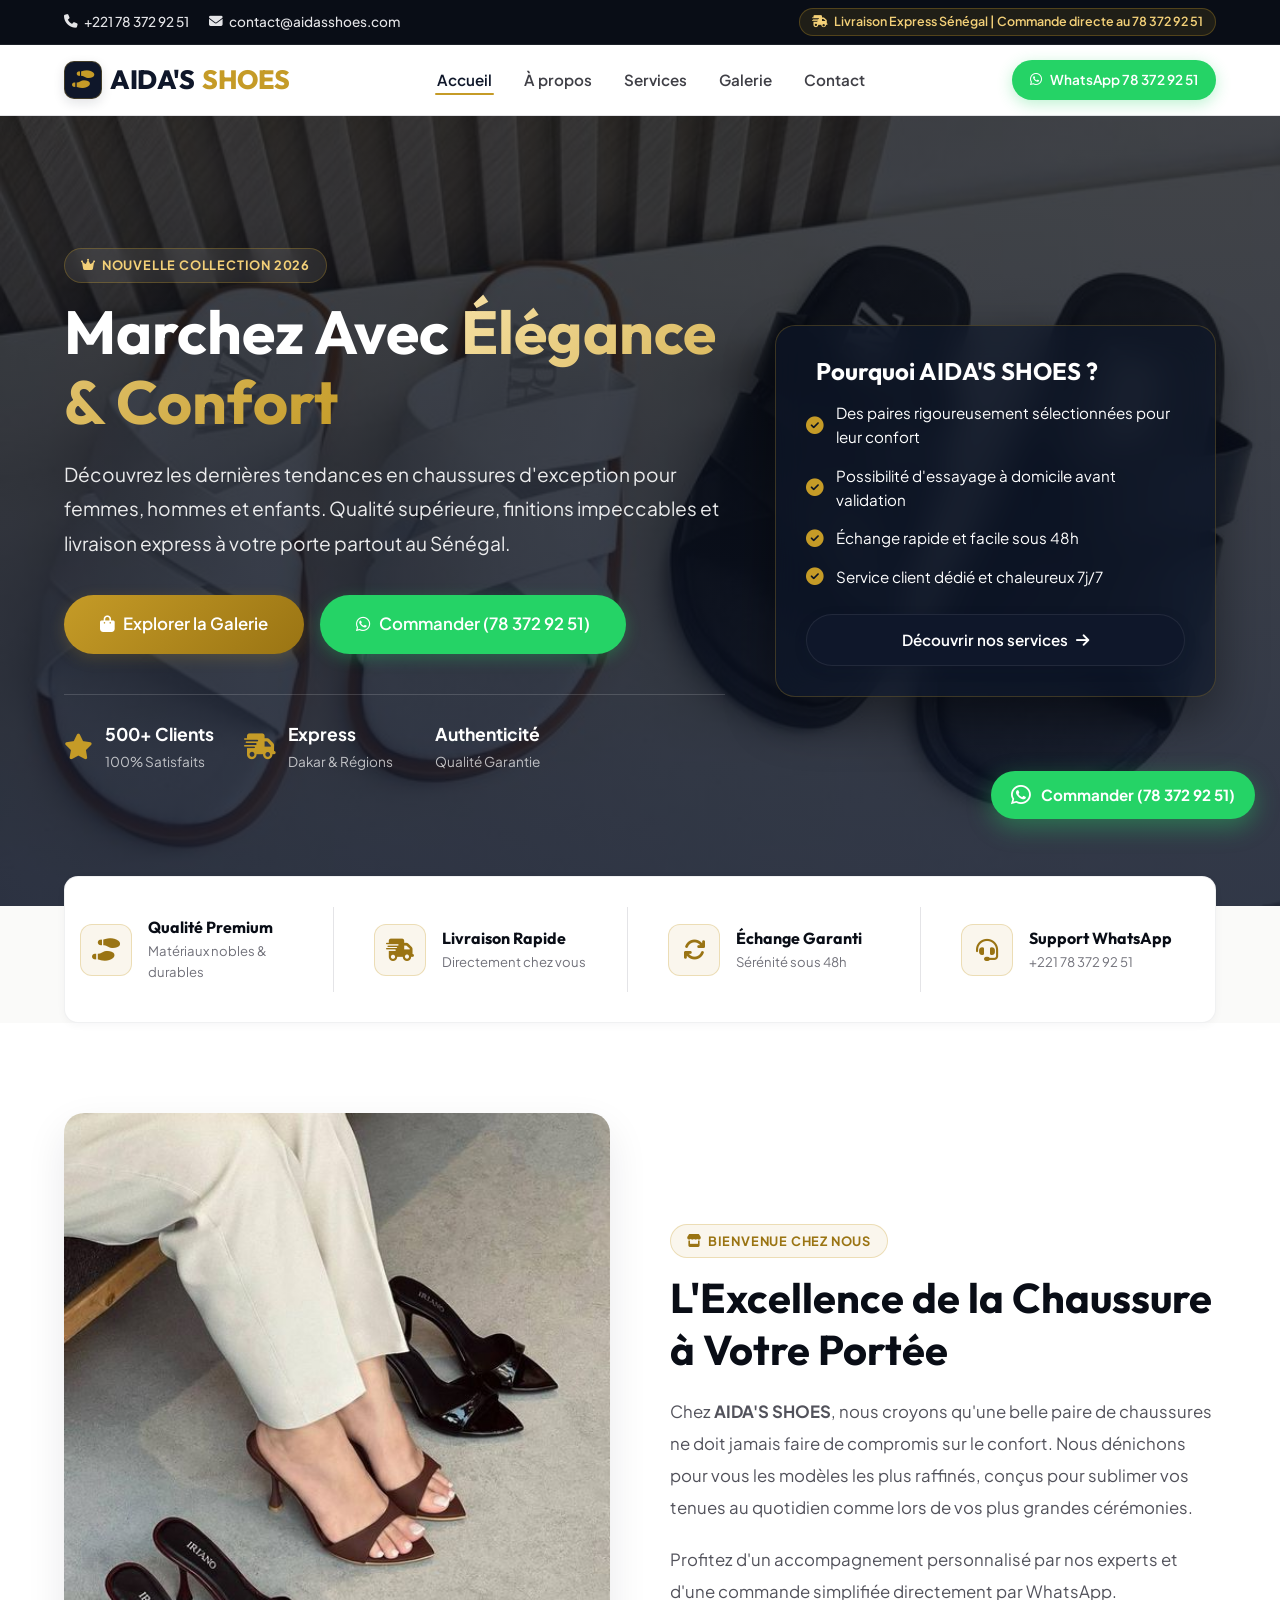
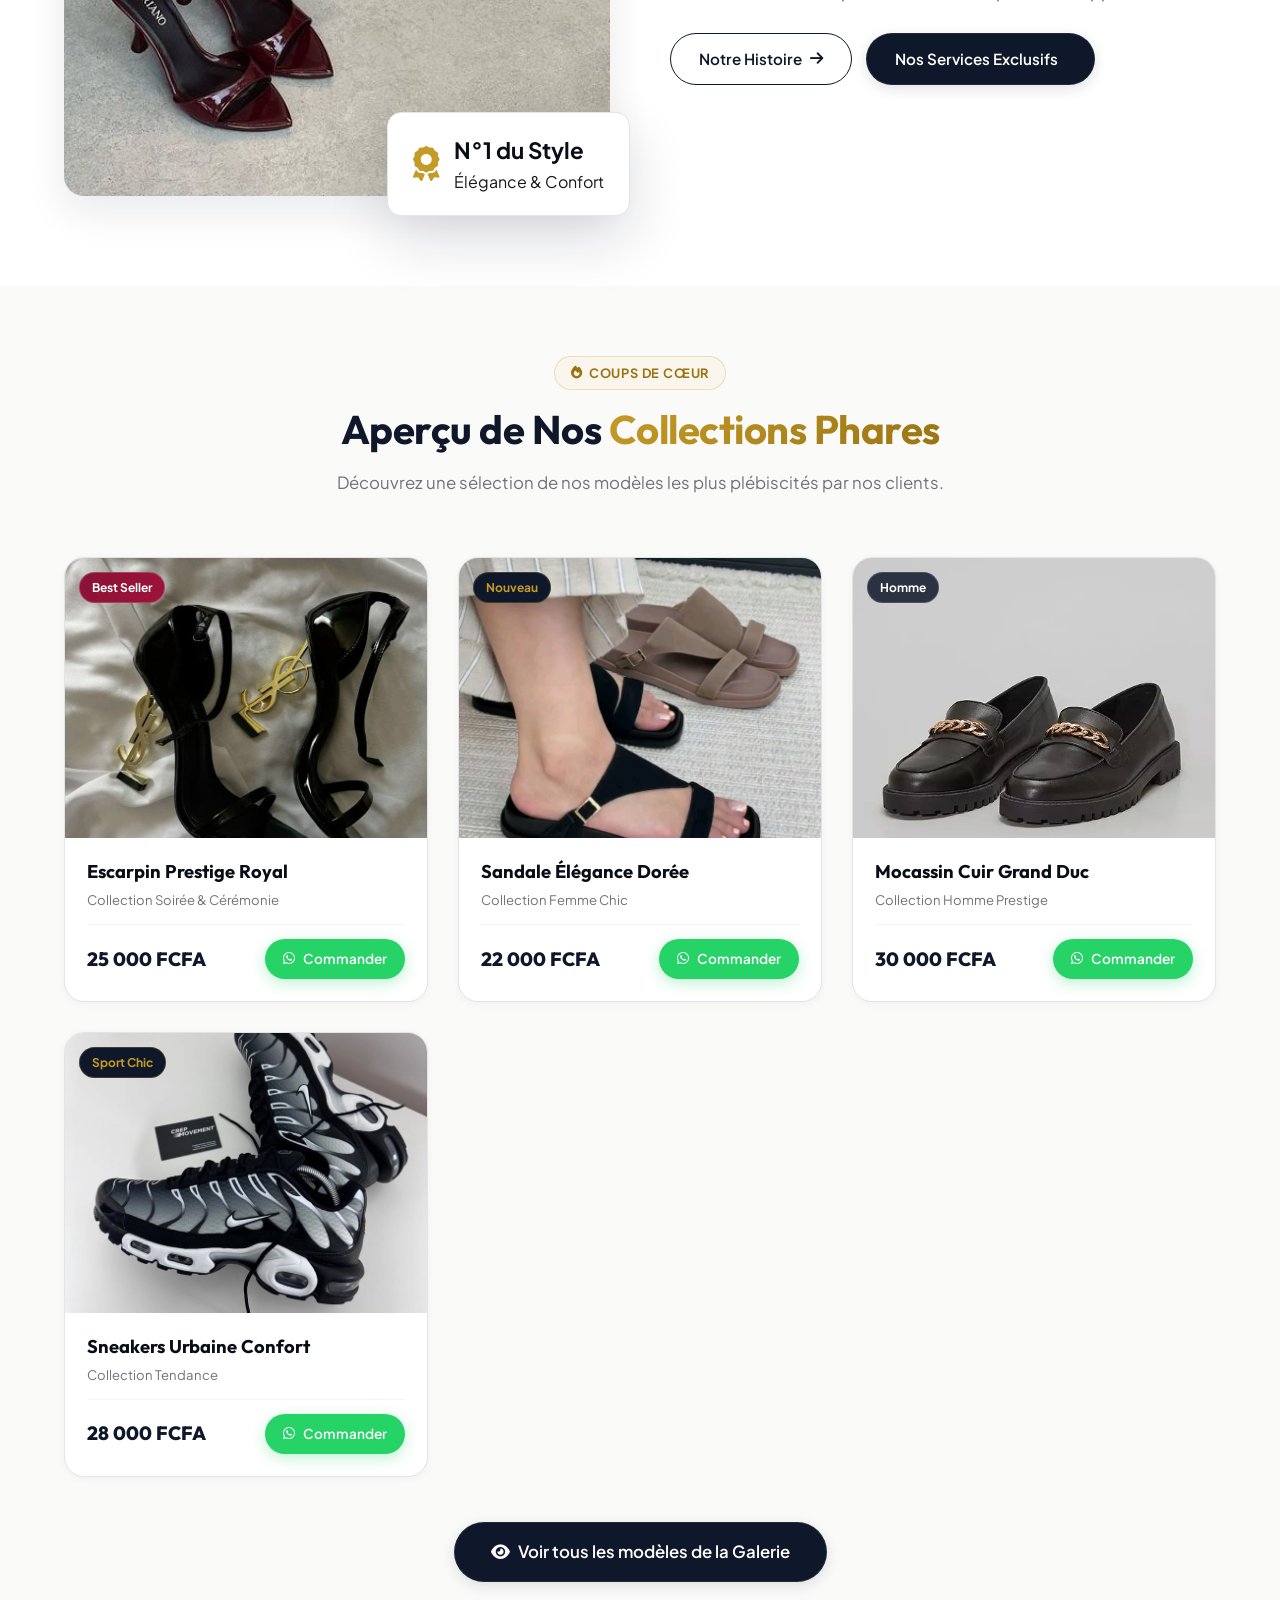
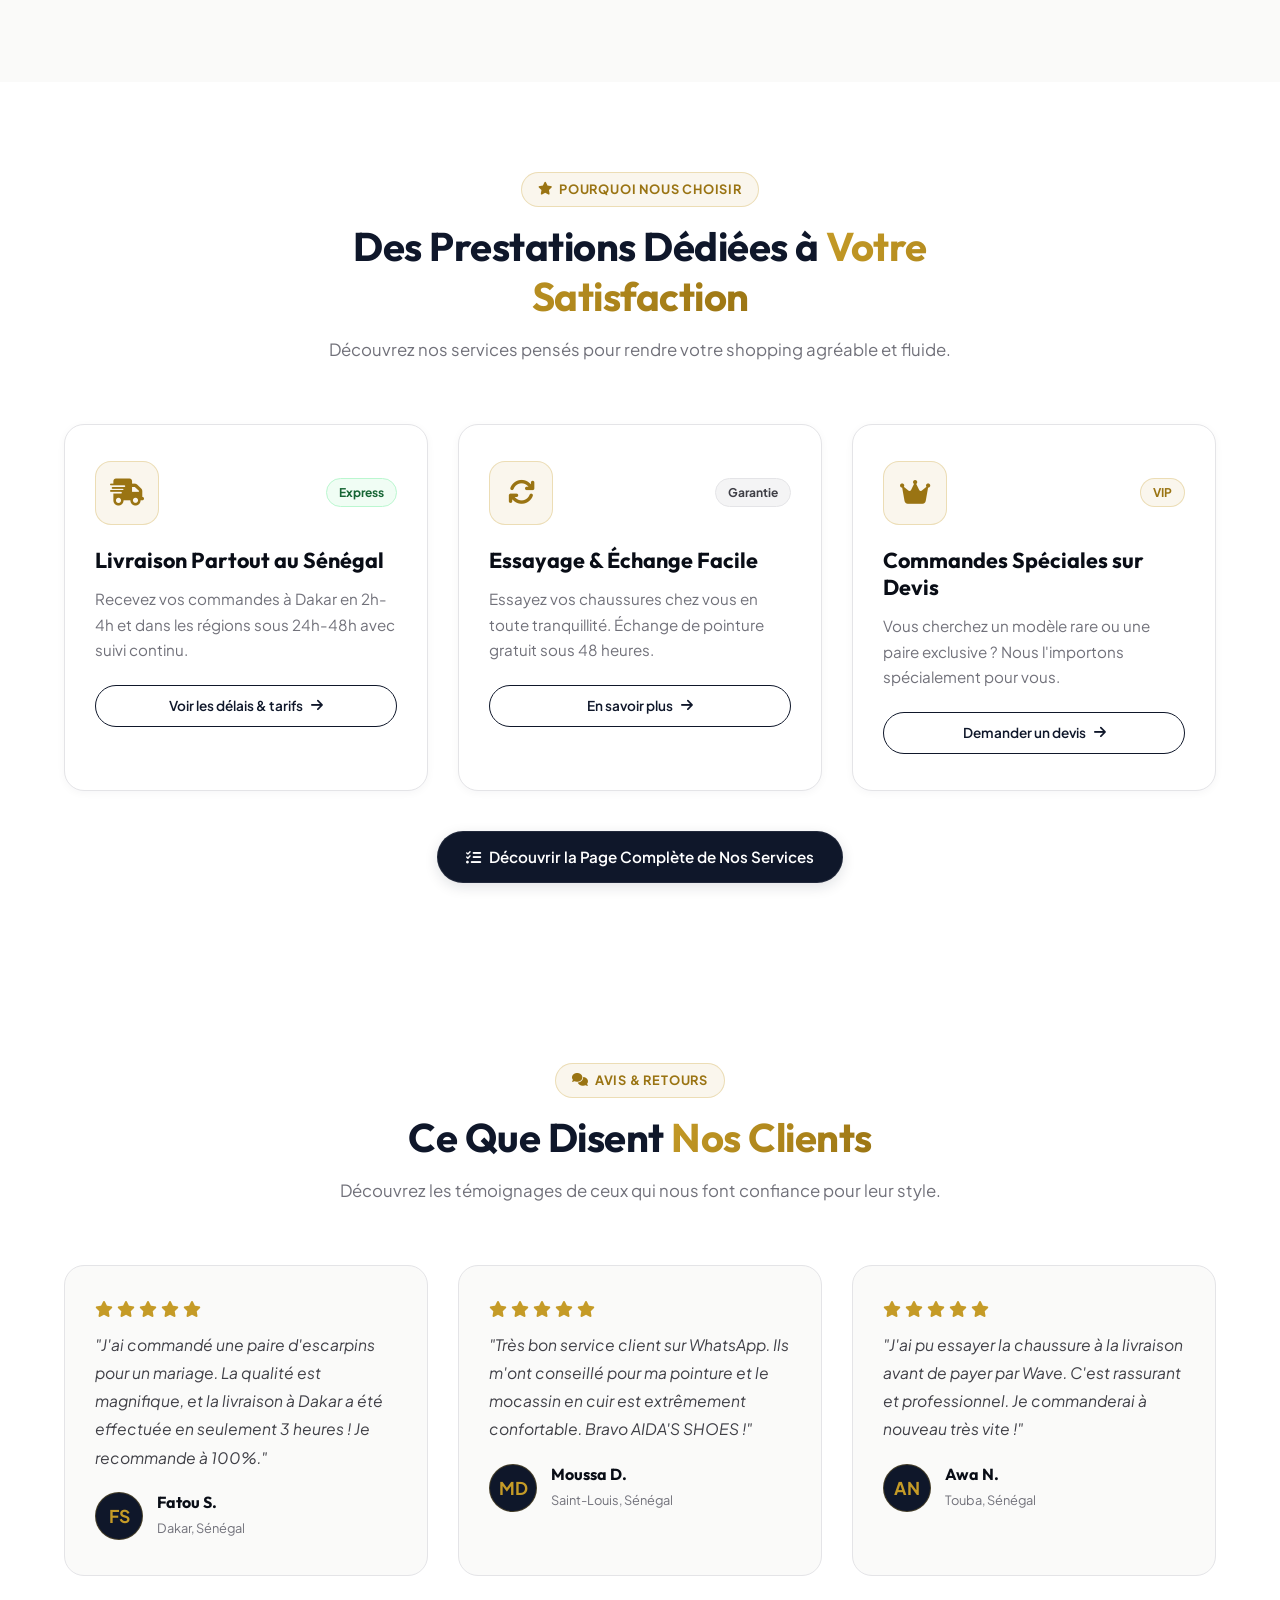
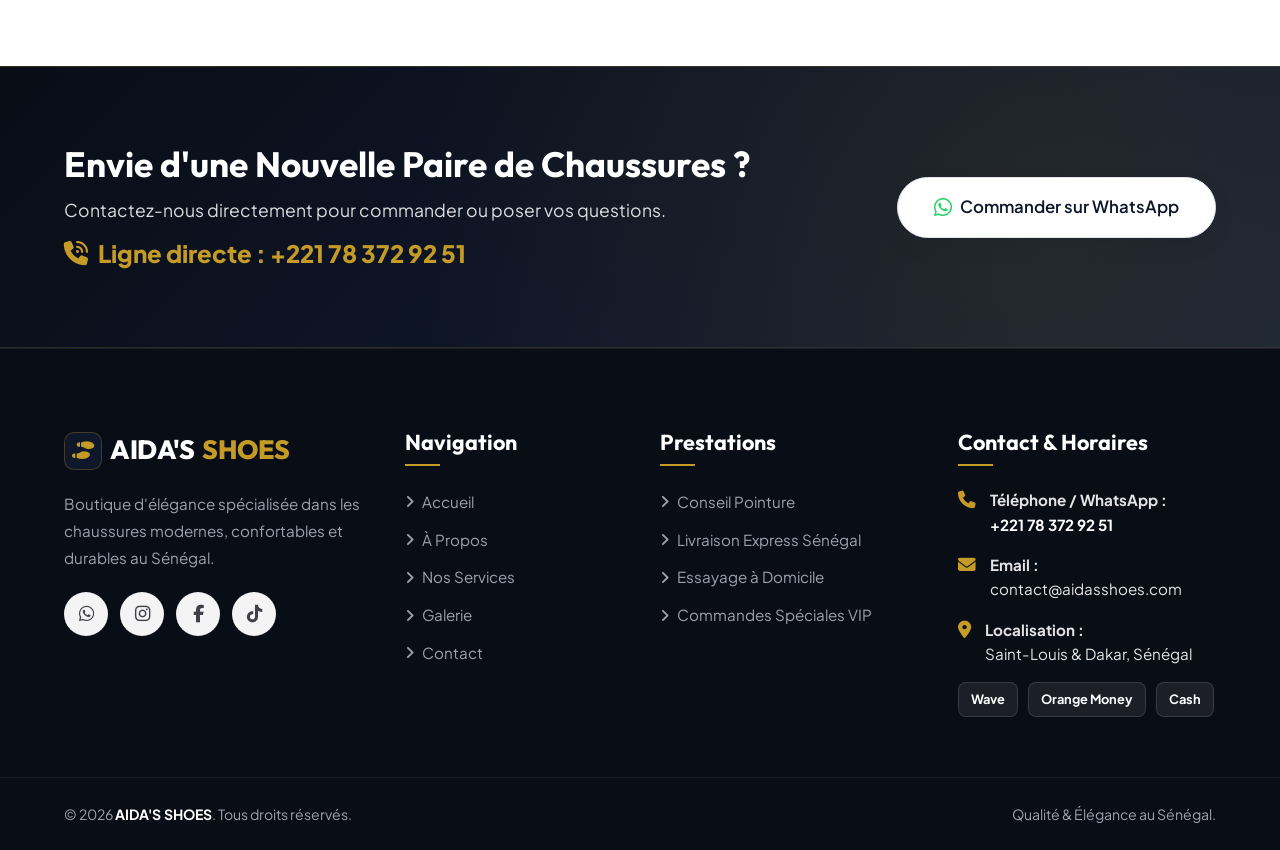
<file: index.html>
<!DOCTYPE html>
<html lang="fr">
<head>
    <meta charset="UTF-8">
    <meta name="viewport" content="width=device-width, initial-scale=1.0">
    <title>AIDA'S SHOES | Boutique de Chaussures de Luxe & Tendance au Sénégal</title>
    <meta name="description" content="AIDA'S SHOES : Votre boutique de chaussures modernes, élégantes et confortables au Sénégal. Livraison express à Dakar, Saint-Louis et toutes régions. WhatsApp : 78 372 92 51.">

    <!-- CSS & Fonts -->
    <link rel="stylesheet" href="css/style.css">
    <link rel="stylesheet" href="https://cdnjs.cloudflare.com/ajax/libs/font-awesome/6.5.2/css/all.min.css">
</head>
<body>

    <!-- TOPBAR -->
    <div class="topbar">
        <div class="container topbar-content">
            <div class="topbar-info">
                <a href="tel:+221783729251">
                    <i class="fa-solid fa-phone"></i> +221 78 372 92 51
                </a>
                <a href="mailto:contact@aidasshoes.com">
                    <i class="fa-solid fa-envelope"></i> contact@aidasshoes.com
                </a>
            </div>
            <div class="topbar-badge">
                <i class="fa-solid fa-truck-fast"></i> Livraison Express Sénégal | Commande directe au 78 372 92 51
            </div>
        </div>
    </div>

    <!-- NAVBAR -->
    <header>
        <nav class="navbar">
            <div class="container nav-container">
                <div class="logo">
                    <a href="index.html">
                        <div class="logo-badge"><i class="fa-solid fa-shoe-prints"></i></div>
                        AIDA'S <span>SHOES</span>
                    </a>
                </div>

                <ul class="nav-links">
                    <li><a href="index.html" class="active">Accueil</a></li>
                    <li><a href="pages/apropos.html">À propos</a></li>
                    <li><a href="pages/service.html">Services</a></li>
                    <li><a href="pages/galerie.html">Galerie</a></li>
                    <li><a href="pages/contact.html">Contact</a></li>
                </ul>

                <div class="nav-actions">
                    <a href="https://wa.me/221783729251?text=Bonjour%20AIDA'S%20SHOES,%20je%20souhaite%20commander%20une%20paire." target="_blank" class="btn btn-whatsapp btn-sm">
                        <i class="fab fa-whatsapp"></i> <span>WhatsApp 78 372 92 51</span>
                    </a>
                    <button class="hamburger-btn" aria-label="Menu Mobile">
                        <span></span>
                        <span></span>
                        <span></span>
                    </button>
                </div>
            </div>
        </nav>
    </header>
    <div class="nav-overlay"></div>

    <!-- HERO SECTION MODERNE -->
    <section class="hero-home">
        <div class="container">
            <div class="hero-home-grid">
                
                <div class="hero-home-content">
                    <div class="badge-pill badge-pill-dark">
                        <i class="fa-solid fa-crown"></i> Nouvelle Collection 2026
                    </div>
                    <h1>Marchez Avec <span>Élégance & Confort</span></h1>
                    <p>
                        Découvrez les dernières tendances en chaussures d'exception pour femmes, hommes et enfants. 
                        Qualité supérieure, finitions impeccables et livraison express à votre porte partout au Sénégal.
                    </p>

                    <div class="hero-buttons">
                        <a href="pages/galerie.html" class="btn btn-gold btn-lg">
                            <i class="fa-solid fa-bag-shopping"></i> Explorer la Galerie
                        </a>
                        <a href="https://wa.me/221783729251?text=Bonjour%20AIDA'S%20SHOES,%20je%20souhaite%20découvrir%20vos%20nouveautés." target="_blank" class="btn btn-whatsapp btn-lg">
                            <i class="fab fa-whatsapp"></i> Commander (78 372 92 51)
                        </a>
                    </div>

                    <div class="hero-trust-bar">
                        <div class="trust-item">
                            <i class="fa-solid fa-star"></i>
                            <div>
                                <strong>500+ Clients</strong>
                                <span>100% Satisfaits</span>
                            </div>
                        </div>
                        <div class="trust-item">
                            <i class="fa-solid fa-truck-fast"></i>
                            <div>
                                <strong>Express</strong>
                                <span>Dakar & Régions</span>
                            </div>
                        </div>
                        <div class="trust-item">
                            <i class="fa-solid fa-shield-check"></i>
                            <div>
                                <strong>Authenticité</strong>
                                <span>Qualité Garantie</span>
                            </div>
                        </div>
                    </div>
                </div>

                <div class="hero-card-preview">
                    <h3><i class="fa-solid fa-sparkles" style="color: var(--gold);"></i> Pourquoi AIDA'S SHOES ?</h3>
                    <ul>
                        <li><i class="fa-solid fa-circle-check"></i> Des paires rigoureusement sélectionnées pour leur confort</li>
                        <li><i class="fa-solid fa-circle-check"></i> Possibilité d'essayage à domicile avant validation</li>
                        <li><i class="fa-solid fa-circle-check"></i> Échange rapide et facile sous 48h</li>
                        <li><i class="fa-solid fa-circle-check"></i> Service client dédié et chaleureux 7j/7</li>
                    </ul>
                    <a href="pages/service.html" class="btn btn-primary" style="width: 100%;">
                        Découvrir nos services <i class="fa-solid fa-arrow-right"></i>
                    </a>
                </div>

            </div>
        </div>
    </section>

    <!-- BARRE DES ENGAGEMENTS -->
    <div class="container">
        <div class="guarantees-bar">
            <div class="guarantees-grid">
                <div class="guarantee-box">
                    <div class="guarantee-icon"><i class="fa-solid fa-shoe-prints"></i></div>
                    <div class="guarantee-text">
                        <h4>Qualité Premium</h4>
                        <p>Matériaux nobles & durables</p>
                    </div>
                </div>
                <div class="guarantee-box">
                    <div class="guarantee-icon"><i class="fa-solid fa-truck-fast"></i></div>
                    <div class="guarantee-text">
                        <h4>Livraison Rapide</h4>
                        <p>Directement chez vous</p>
                    </div>
                </div>
                <div class="guarantee-box">
                    <div class="guarantee-icon"><i class="fa-solid fa-arrows-rotate"></i></div>
                    <div class="guarantee-text">
                        <h4>Échange Garanti</h4>
                        <p>Sérénité sous 48h</p>
                    </div>
                </div>
                <div class="guarantee-box">
                    <div class="guarantee-icon"><i class="fa-solid fa-headset"></i></div>
                    <div class="guarantee-text">
                        <h4>Support WhatsApp</h4>
                        <p>+221 78 372 92 51</p>
                    </div>
                </div>
            </div>
        </div>
    </div>

    <!-- PRESENTATION DE LA BOUTIQUE -->
    <section class="about-rich-section" style="background: white;">
        <div class="container">
            <div class="about-grid">
                <div class="about-image-card">
                    <img src="images/about.jpg" alt="Boutique AIDA'S SHOES">
                    <div class="about-floating-badge">
                        <i class="fa-solid fa-award"></i>
                        <div>
                            <strong>N°1 du Style</strong>
                            <span>Élégance & Confort</span>
                        </div>
                    </div>
                </div>
                <div class="about-text">
                    <div class="badge-pill"><i class="fa-solid fa-store"></i> Bienvenue chez nous</div>
                    <h2>L'Excellence de la Chaussure à <span>Votre Portée</span></h2>
                    <p>
                        Chez <strong>AIDA'S SHOES</strong>, nous croyons qu'une belle paire de chaussures ne doit jamais faire de compromis sur le confort. 
                        Nous dénichons pour vous les modèles les plus raffinés, conçus pour sublimer vos tenues au quotidien comme lors de vos plus grandes cérémonies.
                    </p>
                    <p>
                        Profitez d'un accompagnement personnalisé par nos experts et d'une commande simplifiée directement par WhatsApp.
                    </p>
                    <div style="display: flex; gap: 14px; flex-wrap: wrap; margin-top: 25px;">
                        <a href="pages/apropos.html" class="btn btn-outline">
                            Notre Histoire <i class="fa-solid fa-arrow-right"></i>
                        </a>
                        <a href="pages/service.html" class="btn btn-primary">
                            Nos Services Exclusifs <i class="fa-solid fa-sparkles"></i>
                        </a>
                    </div>
                </div>
            </div>
        </div>
    </section>

    <!-- APERÇU DE LA GALERIE / MODÈLES PHARES -->
    <section class="gallery-section" style="background: var(--gray-50);">
        <div class="container">
            <div class="section-header">
                <div class="badge-pill"><i class="fa-solid fa-fire"></i> Coups de Cœur</div>
                <h2>Aperçu de Nos <span>Collections Phares</span></h2>
                <p>Découvrez une sélection de nos modèles les plus plébiscités par nos clients.</p>
            </div>

            <div class="gallery-grid">
                
                <!-- Shoe 1 -->
                <div class="gallery-card">
                    <div class="gallery-img-wrap">
                        <span class="gallery-badge hot">Best Seller</span>
                        <img src="images/shoe1.jpg" alt="Collection Classique">
                    </div>
                    <div class="gallery-body">
                        <h3>Escarpin Prestige Royal</h3>
                        <p class="gallery-category">Collection Soirée & Cérémonie</p>
                        <div class="gallery-footer">
                            <span class="shoe-price">25 000 FCFA</span>
                            <a href="https://wa.me/221783729251?text=Bonjour%20AIDA'S%20SHOES,%20je%20souhaite%20commander%20l'Escarpin%20Prestige%20Royal." target="_blank" class="btn btn-sm btn-whatsapp">
                                <i class="fab fa-whatsapp"></i> Commander
                            </a>
                        </div>
                    </div>
                </div>

                <!-- Shoe 2 -->
                <div class="gallery-card">
                    <div class="gallery-img-wrap">
                        <span class="gallery-badge new">Nouveau</span>
                        <img src="images/shoe2.jpg" alt="Collection Femme">
                    </div>
                    <div class="gallery-body">
                        <h3>Sandale Élégance Dorée</h3>
                        <p class="gallery-category">Collection Femme Chic</p>
                        <div class="gallery-footer">
                            <span class="shoe-price">22 000 FCFA</span>
                            <a href="https://wa.me/221783729251?text=Bonjour%20AIDA'S%20SHOES,%20je%20souhaite%20commander%20la%20Sandale%20Élégance%20Dorée." target="_blank" class="btn btn-sm btn-whatsapp">
                                <i class="fab fa-whatsapp"></i> Commander
                            </a>
                        </div>
                    </div>
                </div>

                <!-- Shoe 3 -->
                <div class="gallery-card">
                    <div class="gallery-img-wrap">
                        <span class="gallery-badge">Homme</span>
                        <img src="images/shoe3.jpg" alt="Collection Homme">
                    </div>
                    <div class="gallery-body">
                        <h3>Mocassin Cuir Grand Duc</h3>
                        <p class="gallery-category">Collection Homme Prestige</p>
                        <div class="gallery-footer">
                            <span class="shoe-price">30 000 FCFA</span>
                            <a href="https://wa.me/221783729251?text=Bonjour%20AIDA'S%20SHOES,%20je%20souhaite%20commander%20le%20Mocassin%20Cuir%20Grand%20Duc." target="_blank" class="btn btn-sm btn-whatsapp">
                                <i class="fab fa-whatsapp"></i> Commander
                            </a>
                        </div>
                    </div>
                </div>

                <!-- Shoe 4 -->
                <div class="gallery-card">
                    <div class="gallery-img-wrap">
                        <span class="gallery-badge new">Sport Chic</span>
                        <img src="images/shoe4.jpg" alt="Collection Sport">
                    </div>
                    <div class="gallery-body">
                        <h3>Sneakers Urbaine Confort</h3>
                        <p class="gallery-category">Collection Tendance</p>
                        <div class="gallery-footer">
                            <span class="shoe-price">28 000 FCFA</span>
                            <a href="https://wa.me/221783729251?text=Bonjour%20AIDA'S%20SHOES,%20je%20souhaite%20commander%20la%20Sneakers%20Urbaine%20Confort." target="_blank" class="btn btn-sm btn-whatsapp">
                                <i class="fab fa-whatsapp"></i> Commander
                            </a>
                        </div>
                    </div>
                </div>

            </div>

            <div style="text-align: center; margin-top: 45px;">
                <a href="pages/galerie.html" class="btn btn-primary btn-lg">
                    <i class="fa-solid fa-eye"></i> Voir tous les modèles de la Galerie
                </a>
            </div>
        </div>
    </section>

    <!-- SECTION SERVICES RAPIDES -->
    <section class="services-main-section" style="background: white;">
        <div class="container">
            <div class="section-header">
                <div class="badge-pill"><i class="fa-solid fa-star"></i> Pourquoi Nous Choisir</div>
                <h2>Des Prestations Dédiées à <span>Votre Satisfaction</span></h2>
                <p>Découvrez nos services pensés pour rendre votre shopping agréable et fluide.</p>
            </div>

            <div class="services-rich-grid">
                
                <div class="service-rich-card">
                    <div class="service-header-card">
                        <div class="service-icon-wrap"><i class="fa-solid fa-truck-fast"></i></div>
                        <span class="service-tag green">Express</span>
                    </div>
                    <h3>Livraison Partout au Sénégal</h3>
                    <p class="service-desc">
                        Recevez vos commandes à Dakar en 2h-4h et dans les régions sous 24h-48h avec suivi continu.
                    </p>
                    <a href="pages/service.html#calculateur" class="btn btn-sm btn-outline">
                        Voir les délais & tarifs <i class="fa-solid fa-arrow-right"></i>
                    </a>
                </div>

                <div class="service-rich-card">
                    <div class="service-header-card">
                        <div class="service-icon-wrap"><i class="fa-solid fa-arrows-rotate"></i></div>
                        <span class="service-tag">Garantie</span>
                    </div>
                    <h3>Essayage & Échange Facile</h3>
                    <p class="service-desc">
                        Essayez vos chaussures chez vous en toute tranquillité. Échange de pointure gratuit sous 48 heures.
                    </p>
                    <a href="pages/service.html" class="btn btn-sm btn-outline">
                        En savoir plus <i class="fa-solid fa-arrow-right"></i>
                    </a>
                </div>

                <div class="service-rich-card">
                    <div class="service-header-card">
                        <div class="service-icon-wrap"><i class="fa-solid fa-crown"></i></div>
                        <span class="service-tag gold">VIP</span>
                    </div>
                    <h3>Commandes Spéciales sur Devis</h3>
                    <p class="service-desc">
                        Vous cherchez un modèle rare ou une paire exclusive ? Nous l'importons spécialement pour vous.
                    </p>
                    <a href="https://wa.me/221783729251?text=Bonjour,%20je%20souhaite%20une%20commande%20spéciale." target="_blank" class="btn btn-sm btn-outline">
                        Demander un devis <i class="fa-solid fa-arrow-right"></i>
                    </a>
                </div>

            </div>

            <div style="text-align: center; margin-top: 40px;">
                <a href="pages/service.html" class="btn btn-primary">
                    <i class="fa-solid fa-list-check"></i> Découvrir la Page Complète de Nos Services
                </a>
            </div>
        </div>
    </section>

    <!-- SECTION TEMOIGNAGES CLIENTS -->
    <section class="testimonials-section">
        <div class="container">
            <div class="section-header">
                <div class="badge-pill"><i class="fa-solid fa-comments"></i> Avis & Retours</div>
                <h2>Ce Que Disent <span>Nos Clients</span></h2>
                <p>Découvrez les témoignages de ceux qui nous font confiance pour leur style.</p>
            </div>

            <div class="testimonials-grid">
                
                <div class="testimonial-card">
                    <div class="testimonial-stars">
                        <i class="fa-solid fa-star"></i>
                        <i class="fa-solid fa-star"></i>
                        <i class="fa-solid fa-star"></i>
                        <i class="fa-solid fa-star"></i>
                        <i class="fa-solid fa-star"></i>
                    </div>
                    <p>
                        "J'ai commandé une paire d'escarpins pour un mariage. La qualité est magnifique, et la livraison à Dakar a été effectuée en seulement 3 heures ! Je recommande à 100%."
                    </p>
                    <div class="testimonial-author">
                        <div class="author-avatar">FS</div>
                        <div class="author-info">
                            <h4>Fatou S.</h4>
                            <span>Dakar, Sénégal</span>
                        </div>
                    </div>
                </div>

                <div class="testimonial-card">
                    <div class="testimonial-stars">
                        <i class="fa-solid fa-star"></i>
                        <i class="fa-solid fa-star"></i>
                        <i class="fa-solid fa-star"></i>
                        <i class="fa-solid fa-star"></i>
                        <i class="fa-solid fa-star"></i>
                    </div>
                    <p>
                        "Très bon service client sur WhatsApp. Ils m'ont conseillé pour ma pointure et le mocassin en cuir est extrêmement confortable. Bravo AIDA'S SHOES !"
                    </p>
                    <div class="testimonial-author">
                        <div class="author-avatar">MD</div>
                        <div class="author-info">
                            <h4>Moussa D.</h4>
                            <span>Saint-Louis, Sénégal</span>
                        </div>
                    </div>
                </div>

                <div class="testimonial-card">
                    <div class="testimonial-stars">
                        <i class="fa-solid fa-star"></i>
                        <i class="fa-solid fa-star"></i>
                        <i class="fa-solid fa-star"></i>
                        <i class="fa-solid fa-star"></i>
                        <i class="fa-solid fa-star"></i>
                    </div>
                    <p>
                        "J'ai pu essayer la chaussure à la livraison avant de payer par Wave. C'est rassurant et professionnel. Je commanderai à nouveau très vite !"
                    </p>
                    <div class="testimonial-author">
                        <div class="author-avatar">AN</div>
                        <div class="author-info">
                            <h4>Awa N.</h4>
                            <span>Touba, Sénégal</span>
                        </div>
                    </div>
                </div>

            </div>
        </div>
    </section>

    <!-- SECTION CTA WHATSAPP -->
    <section class="cta-banner-section">
        <div class="container">
            <div class="cta-box">
                <div class="cta-text">
                    <h2>Envie d'une Nouvelle Paire de Chaussures ?</h2>
                    <p>Contactez-nous directement pour commander ou poser vos questions.</p>
                    <div class="cta-phone-num">
                        <i class="fa-solid fa-phone-volume"></i> Ligne directe : +221 78 372 92 51
                    </div>
                </div>
                <div>
                    <a href="https://wa.me/221783729251?text=Bonjour%20AIDA'S%20SHOES,%20je%20souhaite%20commander%20une%20paire." target="_blank" class="btn btn-white btn-lg">
                        <i class="fab fa-whatsapp" style="color: #25D366; font-size: 1.3rem;"></i> Commander sur WhatsApp
                    </a>
                </div>
            </div>
        </div>
    </section>

    <!-- FOOTER MODERNE -->
    <footer>
        <div class="container">
            <div class="footer-grid">
                
                <div class="footer-col">
                    <div class="logo" style="margin-bottom: 18px;">
                        <a href="index.html" style="color: white;">
                            <div class="logo-badge"><i class="fa-solid fa-shoe-prints"></i></div>
                            AIDA'S <span style="color: var(--gold);">SHOES</span>
                        </a>
                    </div>
                    <p>
                        Boutique d'élégance spécialisée dans les chaussures modernes, confortables et durables au Sénégal.
                    </p>
                    <div class="social-links-row">
                        <a href="https://wa.me/221783729251" target="_blank" class="social-link-circle whatsapp"><i class="fab fa-whatsapp"></i></a>
                        <a href="#" class="social-link-circle"><i class="fab fa-instagram"></i></a>
                        <a href="#" class="social-link-circle"><i class="fab fa-facebook-f"></i></a>
                        <a href="#" class="social-link-circle"><i class="fab fa-tiktok"></i></a>
                    </div>
                </div>

                <div class="footer-col">
                    <h3>Navigation</h3>
                    <ul class="footer-links">
                        <li><a href="index.html"><i class="fa-solid fa-angle-right"></i> Accueil</a></li>
                        <li><a href="pages/apropos.html"><i class="fa-solid fa-angle-right"></i> À Propos</a></li>
                        <li><a href="pages/service.html"><i class="fa-solid fa-angle-right"></i> Nos Services</a></li>
                        <li><a href="pages/galerie.html"><i class="fa-solid fa-angle-right"></i> Galerie</a></li>
                        <li><a href="pages/contact.html"><i class="fa-solid fa-angle-right"></i> Contact</a></li>
                    </ul>
                </div>

                <div class="footer-col">
                    <h3>Prestations</h3>
                    <ul class="footer-links">
                        <li><a href="pages/service.html"><i class="fa-solid fa-angle-right"></i> Conseil Pointure</a></li>
                        <li><a href="pages/service.html"><i class="fa-solid fa-angle-right"></i> Livraison Express Sénégal</a></li>
                        <li><a href="pages/service.html"><i class="fa-solid fa-angle-right"></i> Essayage à Domicile</a></li>
                        <li><a href="pages/service.html"><i class="fa-solid fa-angle-right"></i> Commandes Spéciales VIP</a></li>
                    </ul>
                </div>

                <div class="footer-col">
                    <h3>Contact & Horaires</h3>
                    <div class="footer-contact-item">
                        <i class="fa-solid fa-phone"></i>
                        <div>
                            <strong>Téléphone / WhatsApp :</strong><br>
                            <a href="tel:+221783729251" style="color: white; font-weight: 700;">+221 78 372 92 51</a>
                        </div>
                    </div>
                    <div class="footer-contact-item">
                        <i class="fa-solid fa-envelope"></i>
                        <div>
                            <strong>Email :</strong><br>
                            contact@aidasshoes.com
                        </div>
                    </div>
                    <div class="footer-contact-item">
                        <i class="fa-solid fa-location-dot"></i>
                        <div>
                            <strong>Localisation :</strong><br>
                            Saint-Louis & Dakar, Sénégal
                        </div>
                    </div>
                    
                    <div class="footer-payment-badges">
                        <span class="pay-badge">Wave</span>
                        <span class="pay-badge">Orange Money</span>
                        <span class="pay-badge">Cash</span>
                    </div>
                </div>

            </div>
        </div>

        <div class="footer-bottom-bar">
            <div class="container footer-bottom-content">
                <p>© 2026 <strong>AIDA'S SHOES</strong>. Tous droits réservés.</p>
                <p>Qualité & Élégance au Sénégal.</p>
            </div>
        </div>
    </footer>

    <!-- WIDGETS FLOTTANTS -->
    <div class="floating-actions">
        <a href="https://wa.me/221783729251?text=Bonjour%20AIDA'S%20SHOES,%20je%20souhaite%20commander." target="_blank" class="floating-whatsapp" aria-label="WhatsApp Chat">
            <i class="fab fa-whatsapp"></i>
            <span>Commander (78 372 92 51)</span>
        </a>
        <button id="scrollTopBtn" class="scroll-top-btn" aria-label="Remonter en haut">
            <i class="fa-solid fa-arrow-up"></i>
        </button>
    </div>

    <!-- SCRIPTS -->
    <script src="js/main.js"></script>
</body>
</html>
</file>
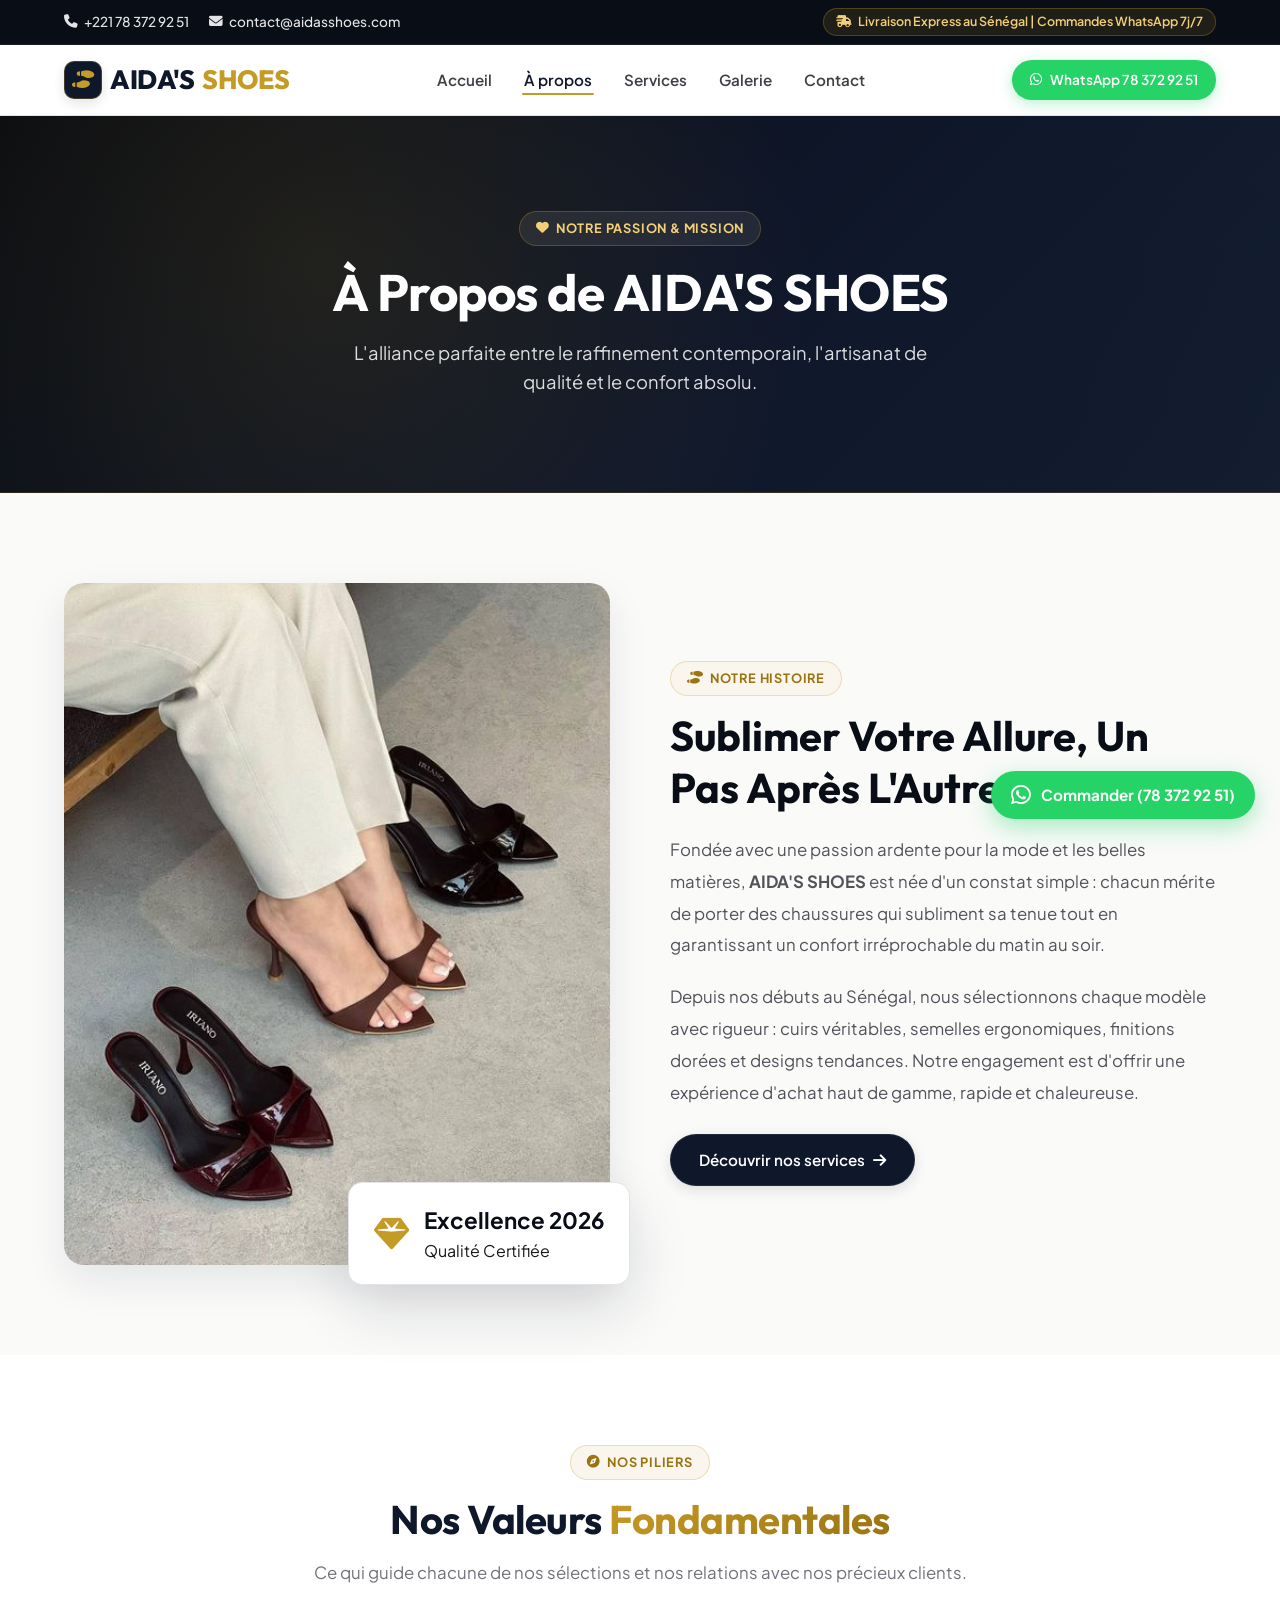
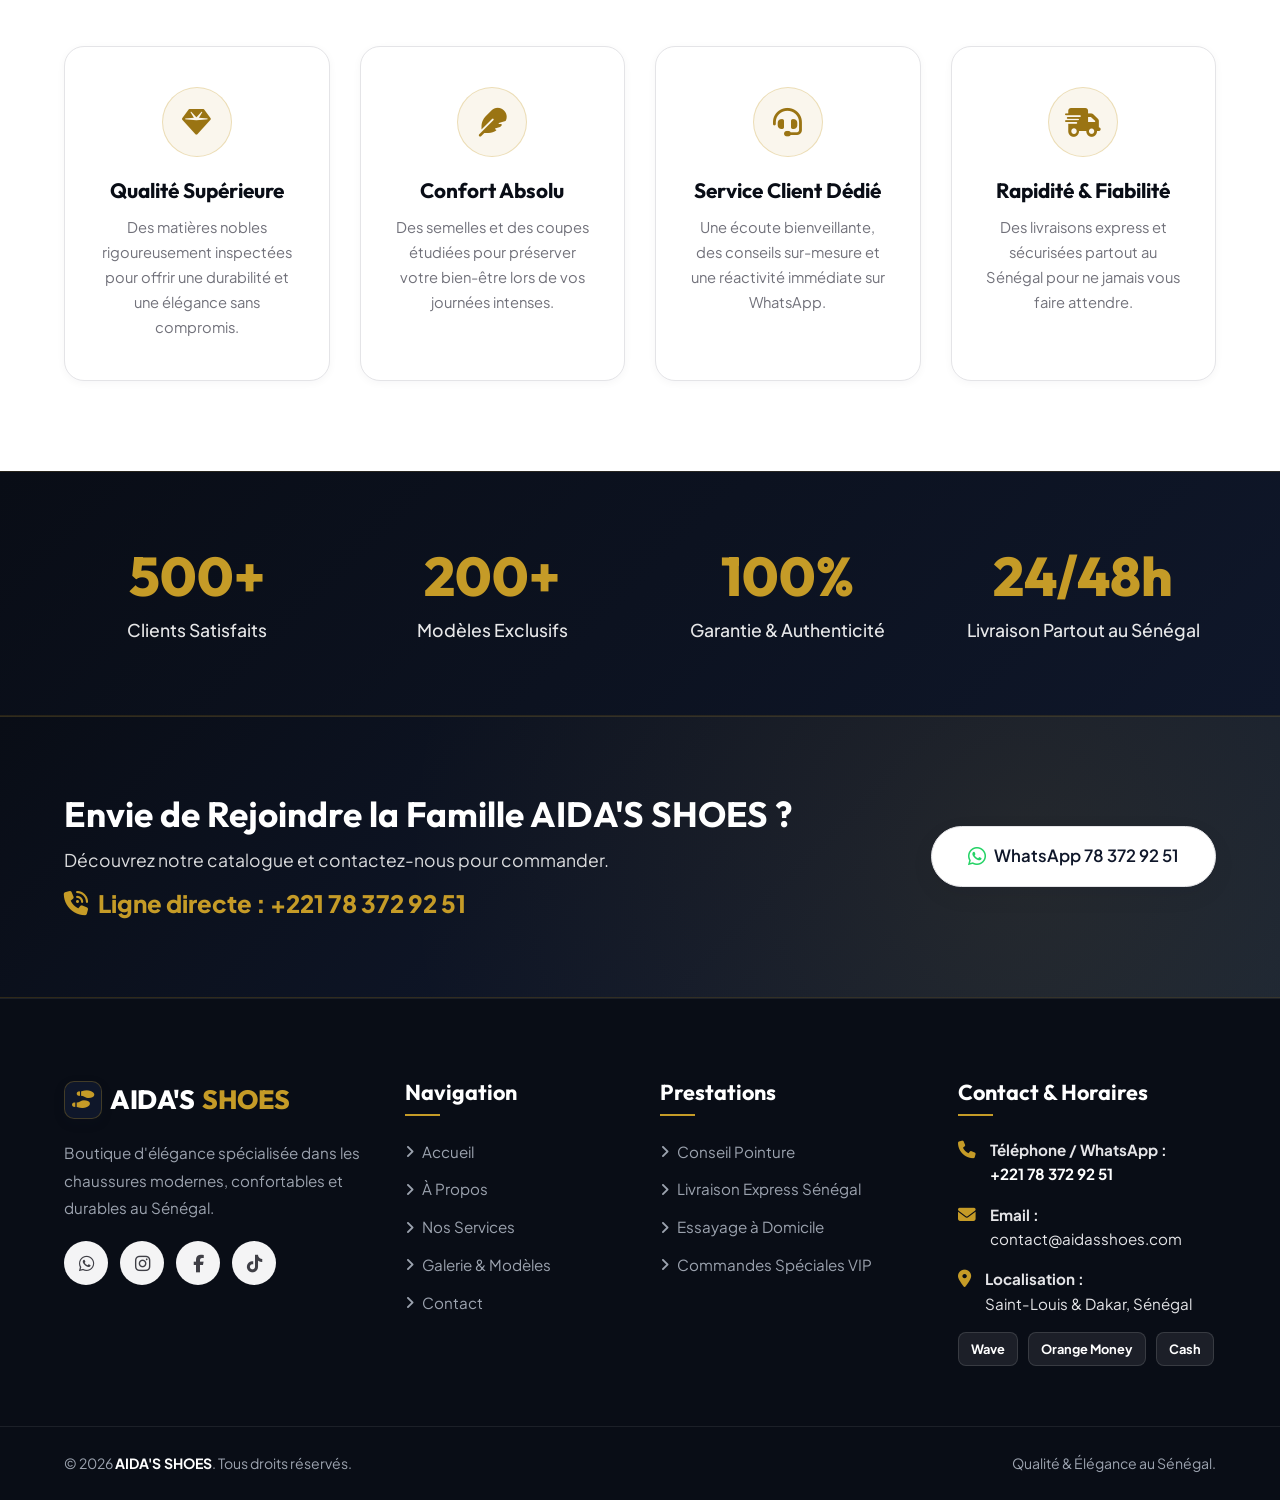
<file: pages/apropos.html>
<!DOCTYPE html>
<html lang="fr">
<head>
    <meta charset="UTF-8">
    <meta name="viewport" content="width=device-width, initial-scale=1.0">
    <title>À Propos de Nous | AIDA'S SHOES</title>
    <meta name="description" content="Découvrez l'histoire de AIDA'S SHOES, notre passion pour l'élégance et nos engagements envers la qualité et la satisfaction client au Sénégal.">

    <link rel="stylesheet" href="../css/style.css">
    <link rel="stylesheet" href="https://cdnjs.cloudflare.com/ajax/libs/font-awesome/6.5.2/css/all.min.css">
</head>
<body>

    <!-- TOPBAR -->
    <div class="topbar">
        <div class="container topbar-content">
            <div class="topbar-info">
                <a href="tel:+221783729251">
                    <i class="fa-solid fa-phone"></i> +221 78 372 92 51
                </a>
                <a href="mailto:contact@aidasshoes.com">
                    <i class="fa-solid fa-envelope"></i> contact@aidasshoes.com
                </a>
            </div>
            <div class="topbar-badge">
                <i class="fa-solid fa-truck-fast"></i> Livraison Express au Sénégal | Commandes WhatsApp 7j/7
            </div>
        </div>
    </div>

    <!-- NAVBAR -->
    <header>
        <nav class="navbar">
            <div class="container nav-container">
                <div class="logo">
                    <a href="../index.html">
                        <div class="logo-badge"><i class="fa-solid fa-shoe-prints"></i></div>
                        AIDA'S <span>SHOES</span>
                    </a>
                </div>

                <ul class="nav-links">
                    <li><a href="../index.html">Accueil</a></li>
                    <li><a href="apropos.html" class="active">À propos</a></li>
                    <li><a href="service.html">Services</a></li>
                    <li><a href="galerie.html">Galerie</a></li>
                    <li><a href="contact.html">Contact</a></li>
                </ul>

                <div class="nav-actions">
                    <a href="https://wa.me/221783729251?text=Bonjour%20AIDA'S%20SHOES,%20je%20souhaite%20des%20renseignements." target="_blank" class="btn btn-whatsapp btn-sm">
                        <i class="fab fa-whatsapp"></i> <span>WhatsApp 78 372 92 51</span>
                    </a>
                    <button class="hamburger-btn" aria-label="Menu Mobile">
                        <span></span>
                        <span></span>
                        <span></span>
                    </button>
                </div>
            </div>
        </nav>
    </header>
    <div class="nav-overlay"></div>

    <!-- BANNIERE -->
    <section class="page-banner">
        <div class="container banner-content">
            <div class="badge-pill badge-pill-dark">
                <i class="fa-solid fa-heart"></i> Notre Passion & Mission
            </div>
            <h1>À Propos de AIDA'S SHOES</h1>
            <p>
                L'alliance parfaite entre le raffinement contemporain, l'artisanat de qualité et le confort absolu.
            </p>
        </div>
    </section>

    <!-- HISTOIRE -->
    <section class="about-rich-section">
        <div class="container">
            <div class="about-grid">
                <div class="about-image-card">
                    <img src="../images/about.jpg" alt="Boutique AIDA'S SHOES">
                    <div class="about-floating-badge">
                        <i class="fa-solid fa-gem"></i>
                        <div>
                            <strong>Excellence 2026</strong>
                            <span>Qualité Certifiée</span>
                        </div>
                    </div>
                </div>

                <div class="about-text">
                    <div class="badge-pill"><i class="fa-solid fa-shoe-prints"></i> Notre Histoire</div>
                    <h2>Sublimer Votre Allure, <span>Un Pas Après L'Autre</span></h2>
                    <p>
                        Fondée avec une passion ardente pour la mode et les belles matières, <strong>AIDA'S SHOES</strong> est née d'un constat simple : 
                        chacun mérite de porter des chaussures qui subliment sa tenue tout en garantissant un confort irréprochable du matin au soir.
                    </p>
                    <p>
                        Depuis nos débuts au Sénégal, nous sélectionnons chaque modèle avec rigueur : cuirs véritables, semelles ergonomiques, 
                        finitions dorées et designs tendances. Notre engagement est d'offrir une expérience d'achat haut de gamme, rapide et chaleureuse.
                    </p>
                    <div style="margin-top: 25px;">
                        <a href="service.html" class="btn btn-primary">
                            Découvrir nos services <i class="fa-solid fa-arrow-right"></i>
                        </a>
                    </div>
                </div>
            </div>
        </div>
    </section>

    <!-- VALEURS -->
    <section style="background: white; padding: 90px 0;">
        <div class="container">
            <div class="section-header">
                <div class="badge-pill"><i class="fa-solid fa-compass"></i> Nos Piliers</div>
                <h2>Nos Valeurs <span>Fondamentales</span></h2>
                <p>Ce qui guide chacune de nos sélections et nos relations avec nos précieux clients.</p>
            </div>

            <div class="values-grid">
                
                <div class="value-card-rich">
                    <i class="fa-solid fa-gem"></i>
                    <h3>Qualité Supérieure</h3>
                    <p>
                        Des matières nobles rigoureusement inspectées pour offrir une durabilité et une élégance sans compromis.
                    </p>
                </div>

                <div class="value-card-rich">
                    <i class="fa-solid fa-feather"></i>
                    <h3>Confort Absolu</h3>
                    <p>
                        Des semelles et des coupes étudiées pour préserver votre bien-être lors de vos journées intenses.
                    </p>
                </div>

                <div class="value-card-rich">
                    <i class="fa-solid fa-headset"></i>
                    <h3>Service Client Dédié</h3>
                    <p>
                        Une écoute bienveillante, des conseils sur-mesure et une réactivité immédiate sur WhatsApp.
                    </p>
                </div>

                <div class="value-card-rich">
                    <i class="fa-solid fa-truck-fast"></i>
                    <h3>Rapidité & Fiabilité</h3>
                    <p>
                        Des livraisons express et sécurisées partout au Sénégal pour ne jamais vous faire attendre.
                    </p>
                </div>

            </div>
        </div>
    </section>

    <!-- STATISTIQUES -->
    <section class="stats-banner">
        <div class="container">
            <div class="stats-grid">
                <div class="stat-box-rich">
                    <h2>500+</h2>
                    <p>Clients Satisfaits</p>
                </div>
                <div class="stat-box-rich">
                    <h2>200+</h2>
                    <p>Modèles Exclusifs</p>
                </div>
                <div class="stat-box-rich">
                    <h2>100%</h2>
                    <p>Garantie & Authenticité</p>
                </div>
                <div class="stat-box-rich">
                    <h2>24/48h</h2>
                    <p>Livraison Partout au Sénégal</p>
                </div>
            </div>
        </div>
    </section>

    <!-- CTA BANNER -->
    <section class="cta-banner-section">
        <div class="container">
            <div class="cta-box">
                <div class="cta-text">
                    <h2>Envie de Rejoindre la Famille AIDA'S SHOES ?</h2>
                    <p>Découvrez notre catalogue et contactez-nous pour commander.</p>
                    <div class="cta-phone-num">
                        <i class="fa-solid fa-phone-volume"></i> Ligne directe : +221 78 372 92 51
                    </div>
                </div>
                <div>
                    <a href="https://wa.me/221783729251?text=Bonjour%20AIDA'S%20SHOES,%20je%20souhaite%20commander." target="_blank" class="btn btn-white btn-lg">
                        <i class="fab fa-whatsapp" style="color: #25D366; font-size: 1.3rem;"></i> WhatsApp 78 372 92 51
                    </a>
                </div>
            </div>
        </div>
    </section>

    <!-- FOOTER MODERNE -->
    <footer>
        <div class="container">
            <div class="footer-grid">
                
                <div class="footer-col">
                    <div class="logo" style="margin-bottom: 18px;">
                        <a href="../index.html" style="color: white;">
                            <div class="logo-badge"><i class="fa-solid fa-shoe-prints"></i></div>
                            AIDA'S <span style="color: var(--gold);">SHOES</span>
                        </a>
                    </div>
                    <p>
                        Boutique d'élégance spécialisée dans les chaussures modernes, confortables et durables au Sénégal.
                    </p>
                    <div class="social-links-row">
                        <a href="https://wa.me/221783729251" target="_blank" class="social-link-circle whatsapp"><i class="fab fa-whatsapp"></i></a>
                        <a href="#" class="social-link-circle"><i class="fab fa-instagram"></i></a>
                        <a href="#" class="social-link-circle"><i class="fab fa-facebook-f"></i></a>
                        <a href="#" class="social-link-circle"><i class="fab fa-tiktok"></i></a>
                    </div>
                </div>

                <div class="footer-col">
                    <h3>Navigation</h3>
                    <ul class="footer-links">
                        <li><a href="../index.html"><i class="fa-solid fa-angle-right"></i> Accueil</a></li>
                        <li><a href="apropos.html"><i class="fa-solid fa-angle-right"></i> À Propos</a></li>
                        <li><a href="service.html"><i class="fa-solid fa-angle-right"></i> Nos Services</a></li>
                        <li><a href="galerie.html"><i class="fa-solid fa-angle-right"></i> Galerie & Modèles</a></li>
                        <li><a href="contact.html"><i class="fa-solid fa-angle-right"></i> Contact</a></li>
                    </ul>
                </div>

                <div class="footer-col">
                    <h3>Prestations</h3>
                    <ul class="footer-links">
                        <li><a href="service.html"><i class="fa-solid fa-angle-right"></i> Conseil Pointure</a></li>
                        <li><a href="service.html"><i class="fa-solid fa-angle-right"></i> Livraison Express Sénégal</a></li>
                        <li><a href="service.html"><i class="fa-solid fa-angle-right"></i> Essayage à Domicile</a></li>
                        <li><a href="service.html"><i class="fa-solid fa-angle-right"></i> Commandes Spéciales VIP</a></li>
                    </ul>
                </div>

                <div class="footer-col">
                    <h3>Contact & Horaires</h3>
                    <div class="footer-contact-item">
                        <i class="fa-solid fa-phone"></i>
                        <div>
                            <strong>Téléphone / WhatsApp :</strong><br>
                            <a href="tel:+221783729251" style="color: white; font-weight: 700;">+221 78 372 92 51</a>
                        </div>
                    </div>
                    <div class="footer-contact-item">
                        <i class="fa-solid fa-envelope"></i>
                        <div>
                            <strong>Email :</strong><br>
                            contact@aidasshoes.com
                        </div>
                    </div>
                    <div class="footer-contact-item">
                        <i class="fa-solid fa-location-dot"></i>
                        <div>
                            <strong>Localisation :</strong><br>
                            Saint-Louis & Dakar, Sénégal
                        </div>
                    </div>
                    
                    <div class="footer-payment-badges">
                        <span class="pay-badge">Wave</span>
                        <span class="pay-badge">Orange Money</span>
                        <span class="pay-badge">Cash</span>
                    </div>
                </div>

            </div>
        </div>

        <div class="footer-bottom-bar">
            <div class="container footer-bottom-content">
                <p>© 2026 <strong>AIDA'S SHOES</strong>. Tous droits réservés.</p>
                <p>Qualité & Élégance au Sénégal.</p>
            </div>
        </div>
    </footer>

    <!-- WIDGETS FLOTTANTS -->
    <div class="floating-actions">
        <a href="https://wa.me/221783729251?text=Bonjour%20AIDA'S%20SHOES,%20je%20souhaite%20commander." target="_blank" class="floating-whatsapp" aria-label="WhatsApp Chat">
            <i class="fab fa-whatsapp"></i>
            <span>Commander (78 372 92 51)</span>
        </a>
        <button id="scrollTopBtn" class="scroll-top-btn" aria-label="Remonter en haut">
            <i class="fa-solid fa-arrow-up"></i>
        </button>
    </div>

    <script src="../js/main.js"></script>
</body>
</html>
</file>
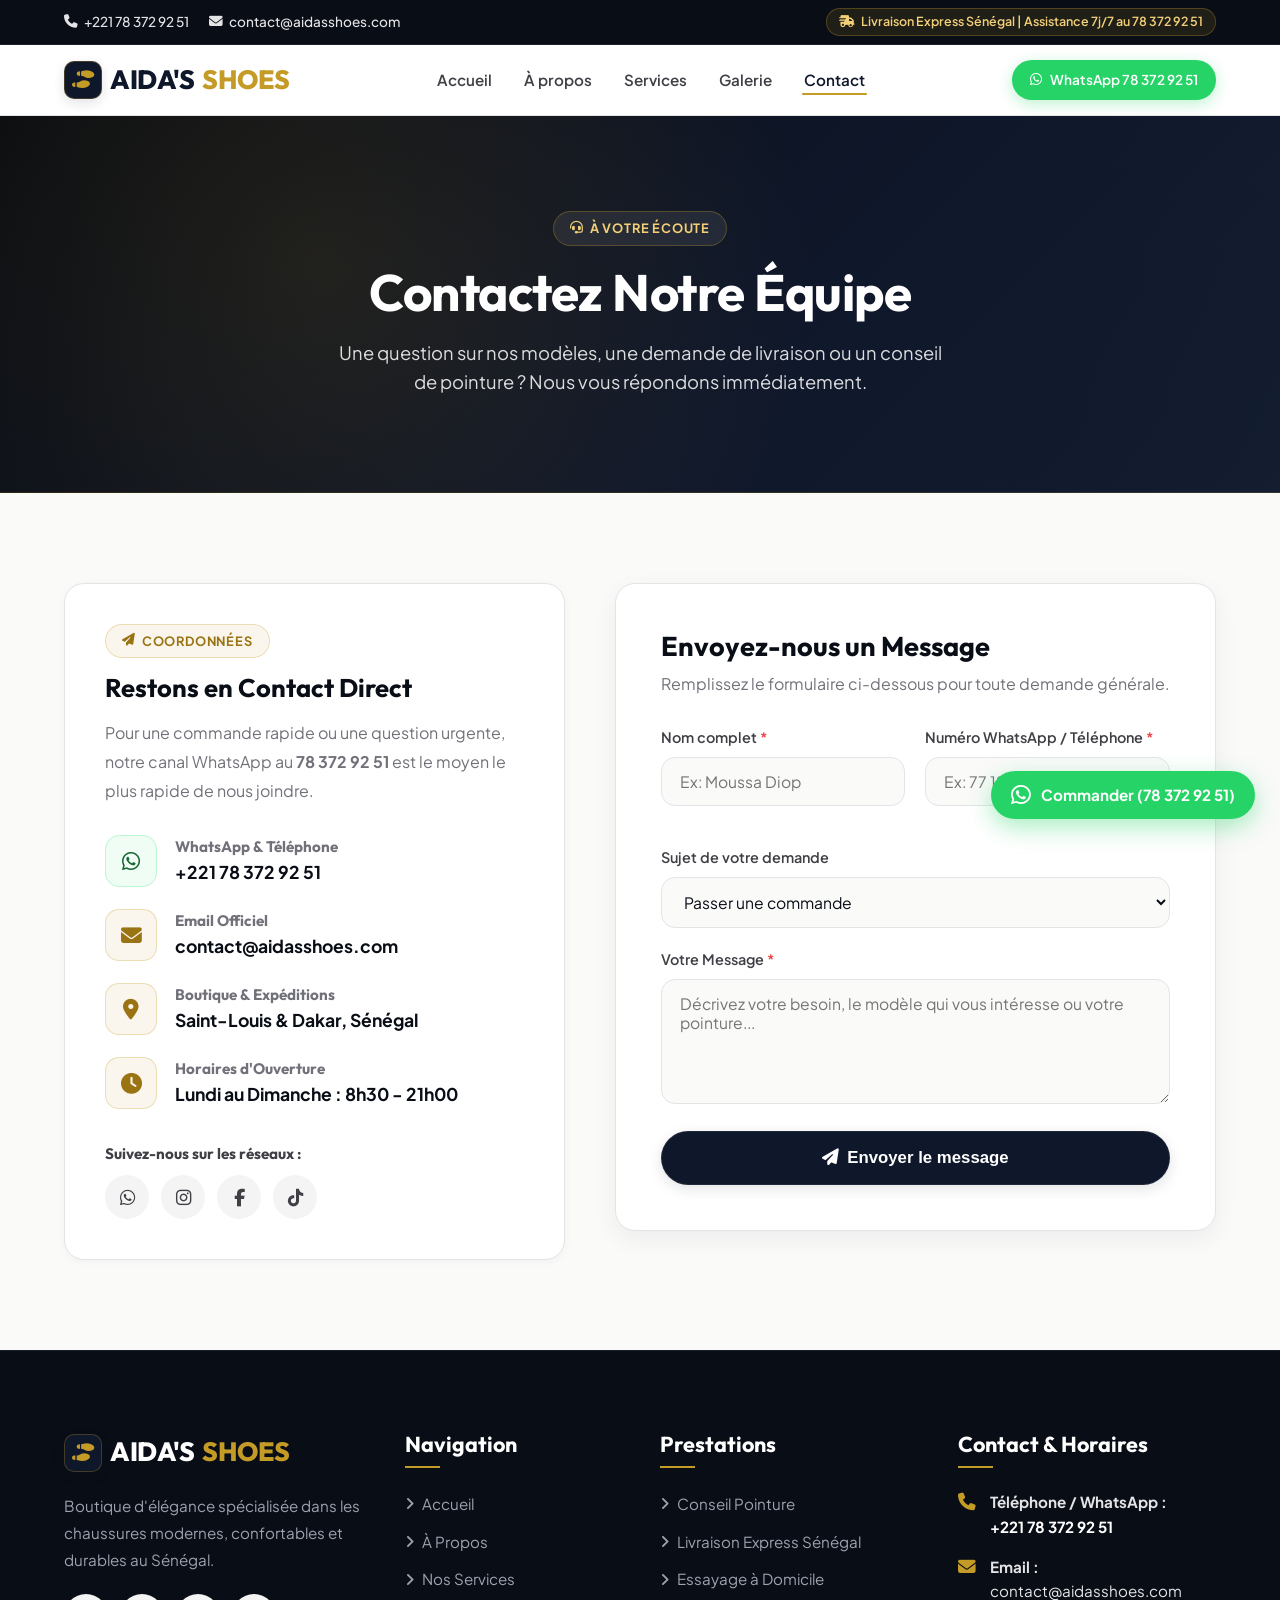
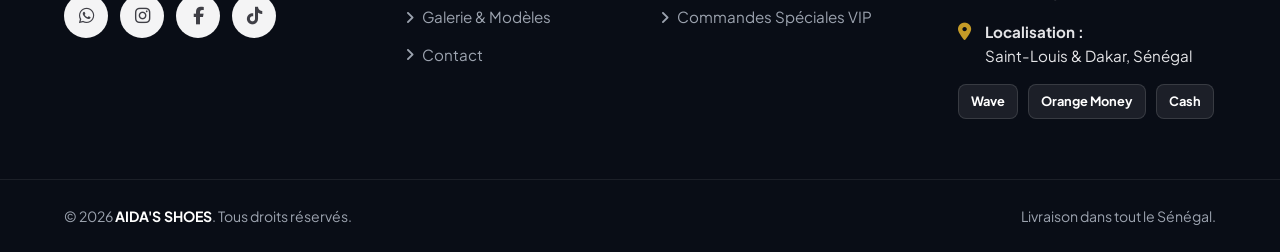
<file: pages/contact.html>
<!DOCTYPE html>
<html lang="fr">
<head>
    <meta charset="UTF-8">
    <meta name="viewport" content="width=device-width, initial-scale=1.0">
    <title>Contactez-nous | AIDA'S SHOES</title>
    <meta name="description" content="Contactez AIDA'S SHOES au +221 78 372 92 51. Commandes, conseils personnalisés et livraison express partout au Sénégal.">

    <link rel="stylesheet" href="../css/style.css">
    <link rel="stylesheet" href="https://cdnjs.cloudflare.com/ajax/libs/font-awesome/6.5.2/css/all.min.css">
</head>
<body>

    <!-- TOPBAR -->
    <div class="topbar">
        <div class="container topbar-content">
            <div class="topbar-info">
                <a href="tel:+221783729251">
                    <i class="fa-solid fa-phone"></i> +221 78 372 92 51
                </a>
                <a href="mailto:contact@aidasshoes.com">
                    <i class="fa-solid fa-envelope"></i> contact@aidasshoes.com
                </a>
            </div>
            <div class="topbar-badge">
                <i class="fa-solid fa-truck-fast"></i> Livraison Express Sénégal | Assistance 7j/7 au 78 372 92 51
            </div>
        </div>
    </div>

    <!-- NAVBAR -->
    <header>
        <nav class="navbar">
            <div class="container nav-container">
                <div class="logo">
                    <a href="../index.html">
                        <div class="logo-badge"><i class="fa-solid fa-shoe-prints"></i></div>
                        AIDA'S <span>SHOES</span>
                    </a>
                </div>

                <ul class="nav-links">
                    <li><a href="../index.html">Accueil</a></li>
                    <li><a href="apropos.html">À propos</a></li>
                    <li><a href="service.html">Services</a></li>
                    <li><a href="galerie.html">Galerie</a></li>
                    <li><a href="contact.html" class="active">Contact</a></li>
                </ul>

                <div class="nav-actions">
                    <a href="https://wa.me/221783729251?text=Bonjour%20AIDA'S%20SHOES,%20je%20souhaite%20vous%20contacter." target="_blank" class="btn btn-whatsapp btn-sm">
                        <i class="fab fa-whatsapp"></i> <span>WhatsApp 78 372 92 51</span>
                    </a>
                    <button class="hamburger-btn" aria-label="Menu Mobile">
                        <span></span>
                        <span></span>
                        <span></span>
                    </button>
                </div>
            </div>
        </nav>
    </header>
    <div class="nav-overlay"></div>

    <!-- BANNIERE -->
    <section class="page-banner">
        <div class="container banner-content">
            <div class="badge-pill badge-pill-dark">
                <i class="fa-solid fa-headset"></i> À Votre Écoute
            </div>
            <h1>Contactez Notre Équipe</h1>
            <p>
                Une question sur nos modèles, une demande de livraison ou un conseil de pointure ?
                Nous vous répondons immédiatement.
            </p>
        </div>
    </section>

    <!-- SECTION CONTACT -->
    <section class="contact-rich-section">
        <div class="container">
            <div class="contact-rich-grid">

                <!-- Panneau d'Informations -->
                <div class="contact-info-panel">
                    <div class="badge-pill"><i class="fa-solid fa-paper-plane"></i> Coordonnées</div>
                    <h3>Restons en Contact Direct</h3>
                    <p class="intro">
                        Pour une commande rapide ou une question urgente, notre canal WhatsApp au <strong>78 372 92 51</strong> est le moyen le plus rapide de nous joindre.
                    </p>

                    <div class="contact-methods">
                        
                        <div class="contact-method-item whatsapp-item">
                            <div class="contact-method-icon">
                                <i class="fab fa-whatsapp"></i>
                            </div>
                            <div class="contact-method-details">
                                <h4>WhatsApp & Téléphone</h4>
                                <a href="https://wa.me/221783729251?text=Bonjour%20AIDA'S%20SHOES" target="_blank">+221 78 372 92 51</a>
                            </div>
                        </div>

                        <div class="contact-method-item">
                            <div class="contact-method-icon">
                                <i class="fa-solid fa-envelope"></i>
                            </div>
                            <div class="contact-method-details">
                                <h4>Email Officiel</h4>
                                <a href="mailto:contact@aidasshoes.com">contact@aidasshoes.com</a>
                            </div>
                        </div>

                        <div class="contact-method-item">
                            <div class="contact-method-icon">
                                <i class="fa-solid fa-location-dot"></i>
                            </div>
                            <div class="contact-method-details">
                                <h4>Boutique & Expéditions</h4>
                                <span>Saint-Louis & Dakar, Sénégal</span>
                            </div>
                        </div>

                        <div class="contact-method-item">
                            <div class="contact-method-icon">
                                <i class="fa-solid fa-clock"></i>
                            </div>
                            <div class="contact-method-details">
                                <h4>Horaires d'Ouverture</h4>
                                <span>Lundi au Dimanche : 8h30 - 21h00</span>
                            </div>
                        </div>

                    </div>

                    <h4 style="font-size: 0.95rem; margin-bottom: 12px; color: var(--gray-700);">Suivez-nous sur les réseaux :</h4>
                    <div class="social-links-row">
                        <a href="https://wa.me/221783729251" target="_blank" class="social-link-circle whatsapp"><i class="fab fa-whatsapp"></i></a>
                        <a href="#" class="social-link-circle"><i class="fab fa-instagram"></i></a>
                        <a href="#" class="social-link-circle"><i class="fab fa-facebook-f"></i></a>
                        <a href="#" class="social-link-circle"><i class="fab fa-tiktok"></i></a>
                    </div>
                </div>

                <!-- Formulaire Interactif -->
                <div class="contact-form-panel">
                    <h3>Envoyez-nous un Message</h3>
                    <p class="subtitle">Remplissez le formulaire ci-dessous pour toute demande générale.</p>

                    <div id="formAlert" style="display: none;"></div>

                    <form id="contactForm">
                        <div class="form-row">
                            <div class="form-group">
                                <label for="formName">Nom complet <span style="color: #ef4444;">*</span></label>
                                <input type="text" id="formName" class="form-control" placeholder="Ex: Moussa Diop" required>
                            </div>
                            <div class="form-group">
                                <label for="formPhone">Numéro WhatsApp / Téléphone <span style="color: #ef4444;">*</span></label>
                                <input type="tel" id="formPhone" class="form-control" placeholder="Ex: 77 123 45 67" required>
                            </div>
                        </div>

                        <div class="form-group">
                            <label for="formSubject">Sujet de votre demande</label>
                            <select id="formSubject" class="form-control">
                                <option value="commande">Passer une commande</option>
                                <option value="conseil">Conseil de pointure / modèle</option>
                                <option value="livraison">Renseignement sur une livraison</option>
                                <option value="speciale">Commande spéciale / Pack mariage</option>
                                <option value="autre">Autre question</option>
                            </select>
                        </div>

                        <div class="form-group">
                            <label for="formMessage">Votre Message <span style="color: #ef4444;">*</span></label>
                            <textarea id="formMessage" class="form-control" rows="5" placeholder="Décrivez votre besoin, le modèle qui vous intéresse ou votre pointure..." required></textarea>
                        </div>

                        <button type="submit" class="btn btn-primary btn-lg" style="width: 100%;">
                            <i class="fa-solid fa-paper-plane"></i> Envoyer le message
                        </button>
                    </form>
                </div>

            </div>
        </div>
    </section>

    <!-- FOOTER MODERNE -->
    <footer>
        <div class="container">
            <div class="footer-grid">
                
                <div class="footer-col">
                    <div class="logo" style="margin-bottom: 18px;">
                        <a href="../index.html" style="color: white;">
                            <div class="logo-badge"><i class="fa-solid fa-shoe-prints"></i></div>
                            AIDA'S <span style="color: var(--gold);">SHOES</span>
                        </a>
                    </div>
                    <p>
                        Boutique d'élégance spécialisée dans les chaussures modernes, confortables et durables au Sénégal.
                    </p>
                    <div class="social-links-row">
                        <a href="https://wa.me/221783729251" target="_blank" class="social-link-circle whatsapp"><i class="fab fa-whatsapp"></i></a>
                        <a href="#" class="social-link-circle"><i class="fab fa-instagram"></i></a>
                        <a href="#" class="social-link-circle"><i class="fab fa-facebook-f"></i></a>
                        <a href="#" class="social-link-circle"><i class="fab fa-tiktok"></i></a>
                    </div>
                </div>

                <div class="footer-col">
                    <h3>Navigation</h3>
                    <ul class="footer-links">
                        <li><a href="../index.html"><i class="fa-solid fa-angle-right"></i> Accueil</a></li>
                        <li><a href="apropos.html"><i class="fa-solid fa-angle-right"></i> À Propos</a></li>
                        <li><a href="service.html"><i class="fa-solid fa-angle-right"></i> Nos Services</a></li>
                        <li><a href="galerie.html"><i class="fa-solid fa-angle-right"></i> Galerie & Modèles</a></li>
                        <li><a href="contact.html"><i class="fa-solid fa-angle-right"></i> Contact</a></li>
                    </ul>
                </div>

                <div class="footer-col">
                    <h3>Prestations</h3>
                    <ul class="footer-links">
                        <li><a href="service.html"><i class="fa-solid fa-angle-right"></i> Conseil Pointure</a></li>
                        <li><a href="service.html"><i class="fa-solid fa-angle-right"></i> Livraison Express Sénégal</a></li>
                        <li><a href="service.html"><i class="fa-solid fa-angle-right"></i> Essayage à Domicile</a></li>
                        <li><a href="service.html"><i class="fa-solid fa-angle-right"></i> Commandes Spéciales VIP</a></li>
                    </ul>
                </div>

                <div class="footer-col">
                    <h3>Contact & Horaires</h3>
                    <div class="footer-contact-item">
                        <i class="fa-solid fa-phone"></i>
                        <div>
                            <strong>Téléphone / WhatsApp :</strong><br>
                            <a href="tel:+221783729251" style="color: white; font-weight: 700;">+221 78 372 92 51</a>
                        </div>
                    </div>
                    <div class="footer-contact-item">
                        <i class="fa-solid fa-envelope"></i>
                        <div>
                            <strong>Email :</strong><br>
                            contact@aidasshoes.com
                        </div>
                    </div>
                    <div class="footer-contact-item">
                        <i class="fa-solid fa-location-dot"></i>
                        <div>
                            <strong>Localisation :</strong><br>
                            Saint-Louis & Dakar, Sénégal
                        </div>
                    </div>
                    
                    <div class="footer-payment-badges">
                        <span class="pay-badge">Wave</span>
                        <span class="pay-badge">Orange Money</span>
                        <span class="pay-badge">Cash</span>
                    </div>
                </div>

            </div>
        </div>

        <div class="footer-bottom-bar">
            <div class="container footer-bottom-content">
                <p>© 2026 <strong>AIDA'S SHOES</strong>. Tous droits réservés.</p>
                <p>Livraison dans tout le Sénégal.</p>
            </div>
        </div>
    </footer>

    <!-- WIDGETS FLOTTANTS -->
    <div class="floating-actions">
        <a href="https://wa.me/221783729251?text=Bonjour%20AIDA'S%20SHOES,%20je%20souhaite%20commander." target="_blank" class="floating-whatsapp" aria-label="WhatsApp Chat">
            <i class="fab fa-whatsapp"></i>
            <span>Commander (78 372 92 51)</span>
        </a>
        <button id="scrollTopBtn" class="scroll-top-btn" aria-label="Remonter en haut">
            <i class="fa-solid fa-arrow-up"></i>
        </button>
    </div>

    <script src="../js/main.js"></script>
</body>
</html>
</file>
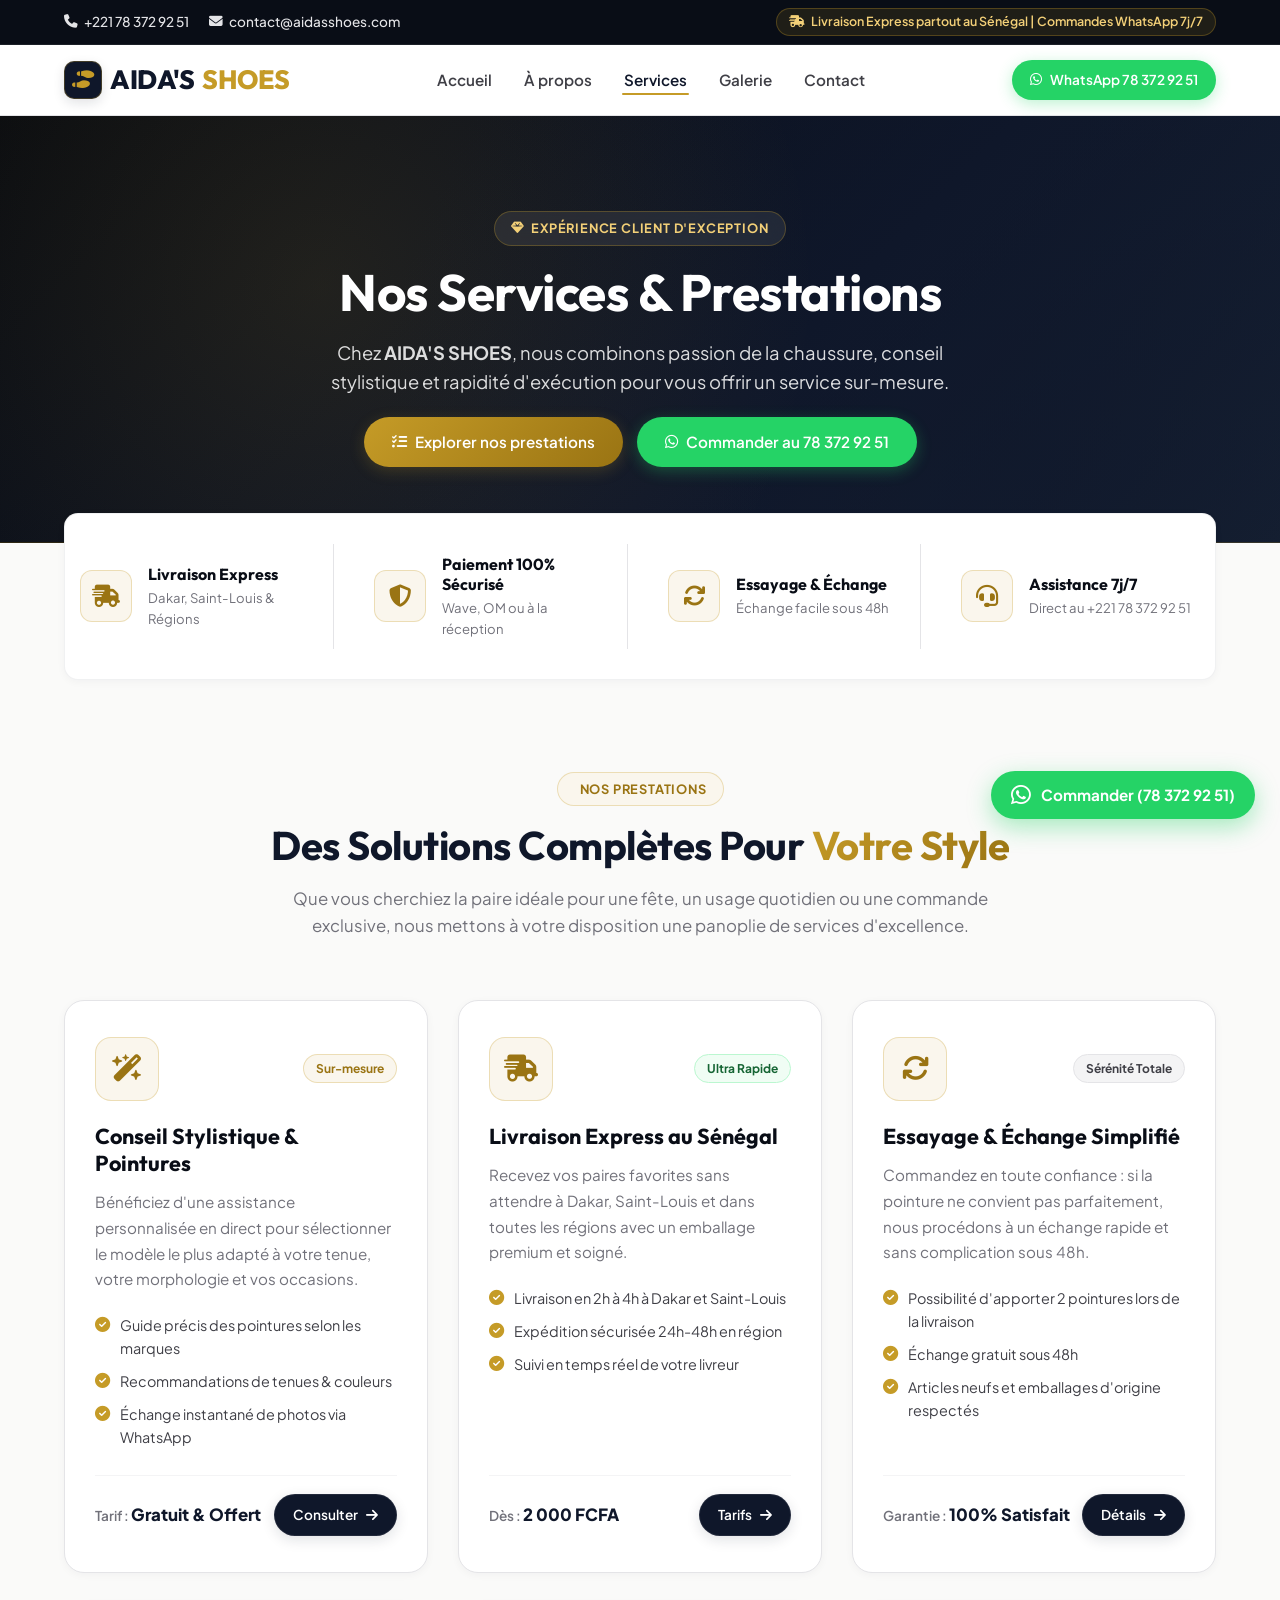
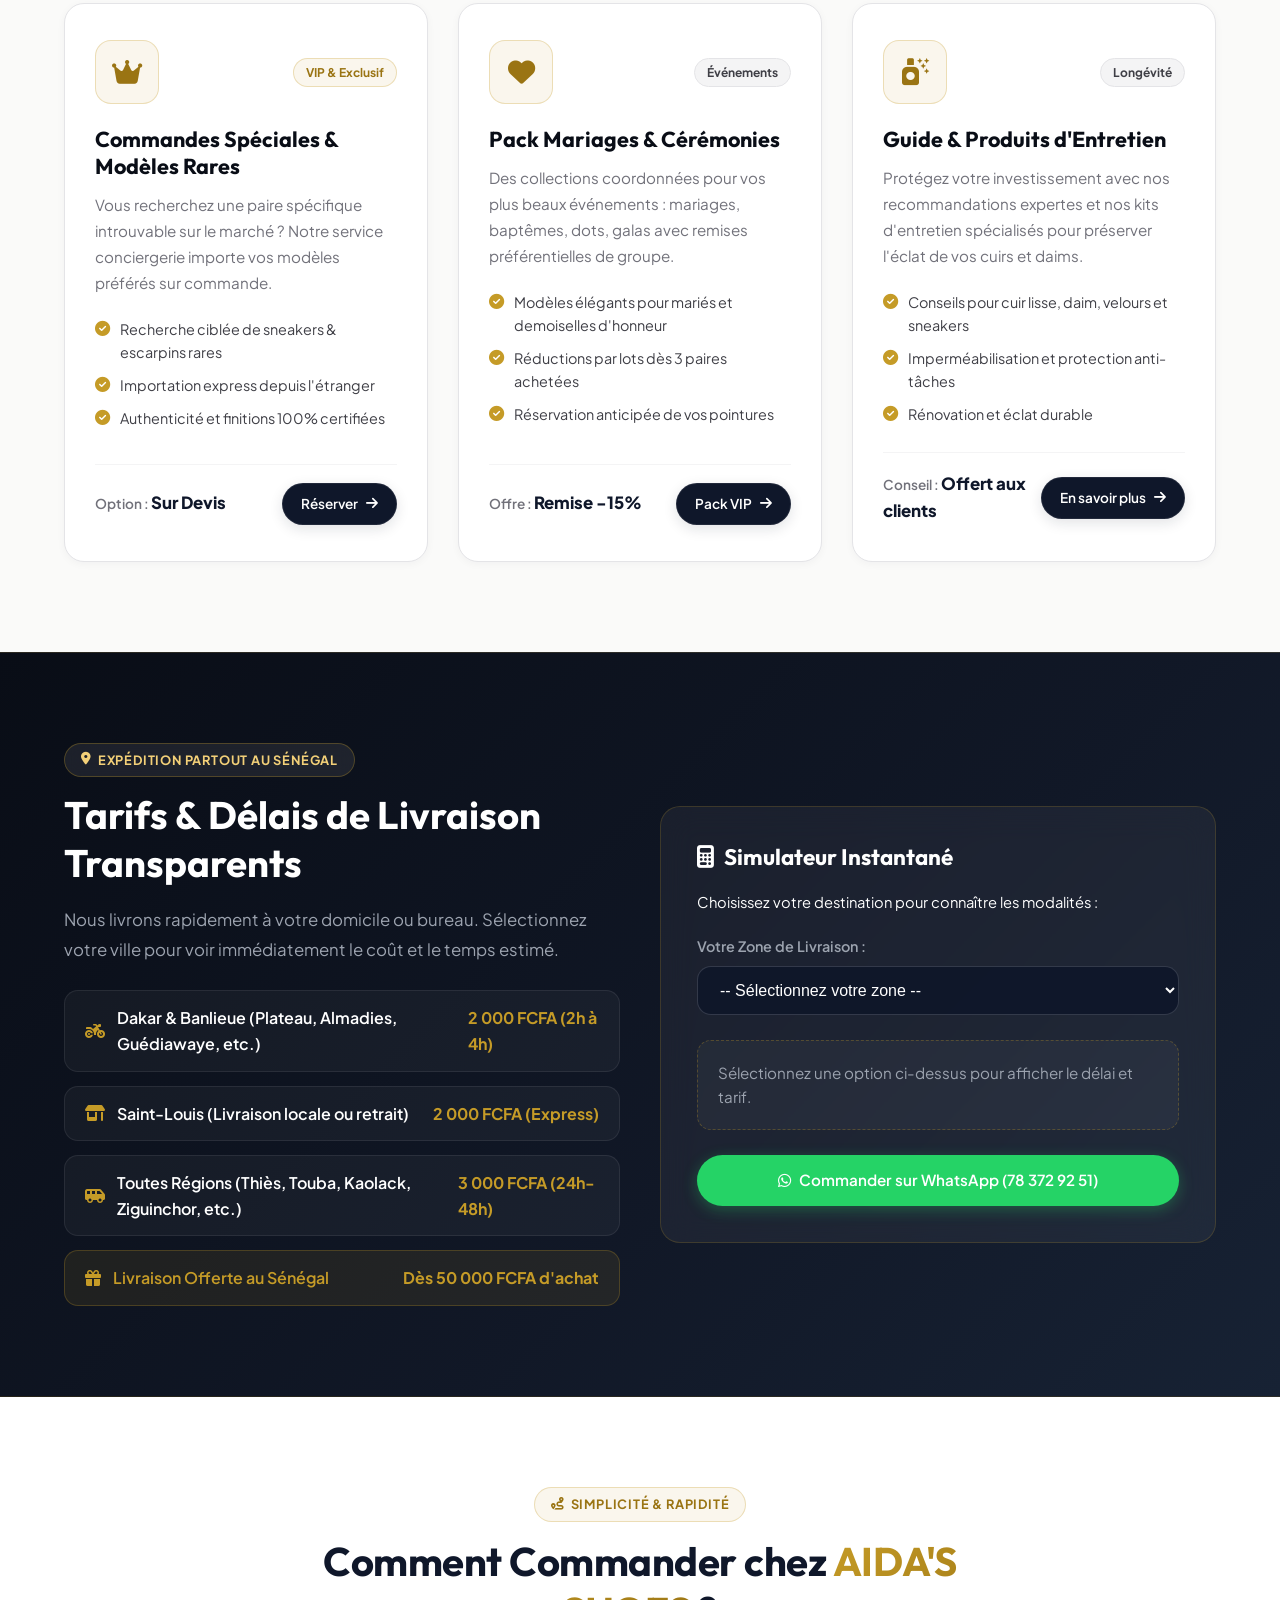
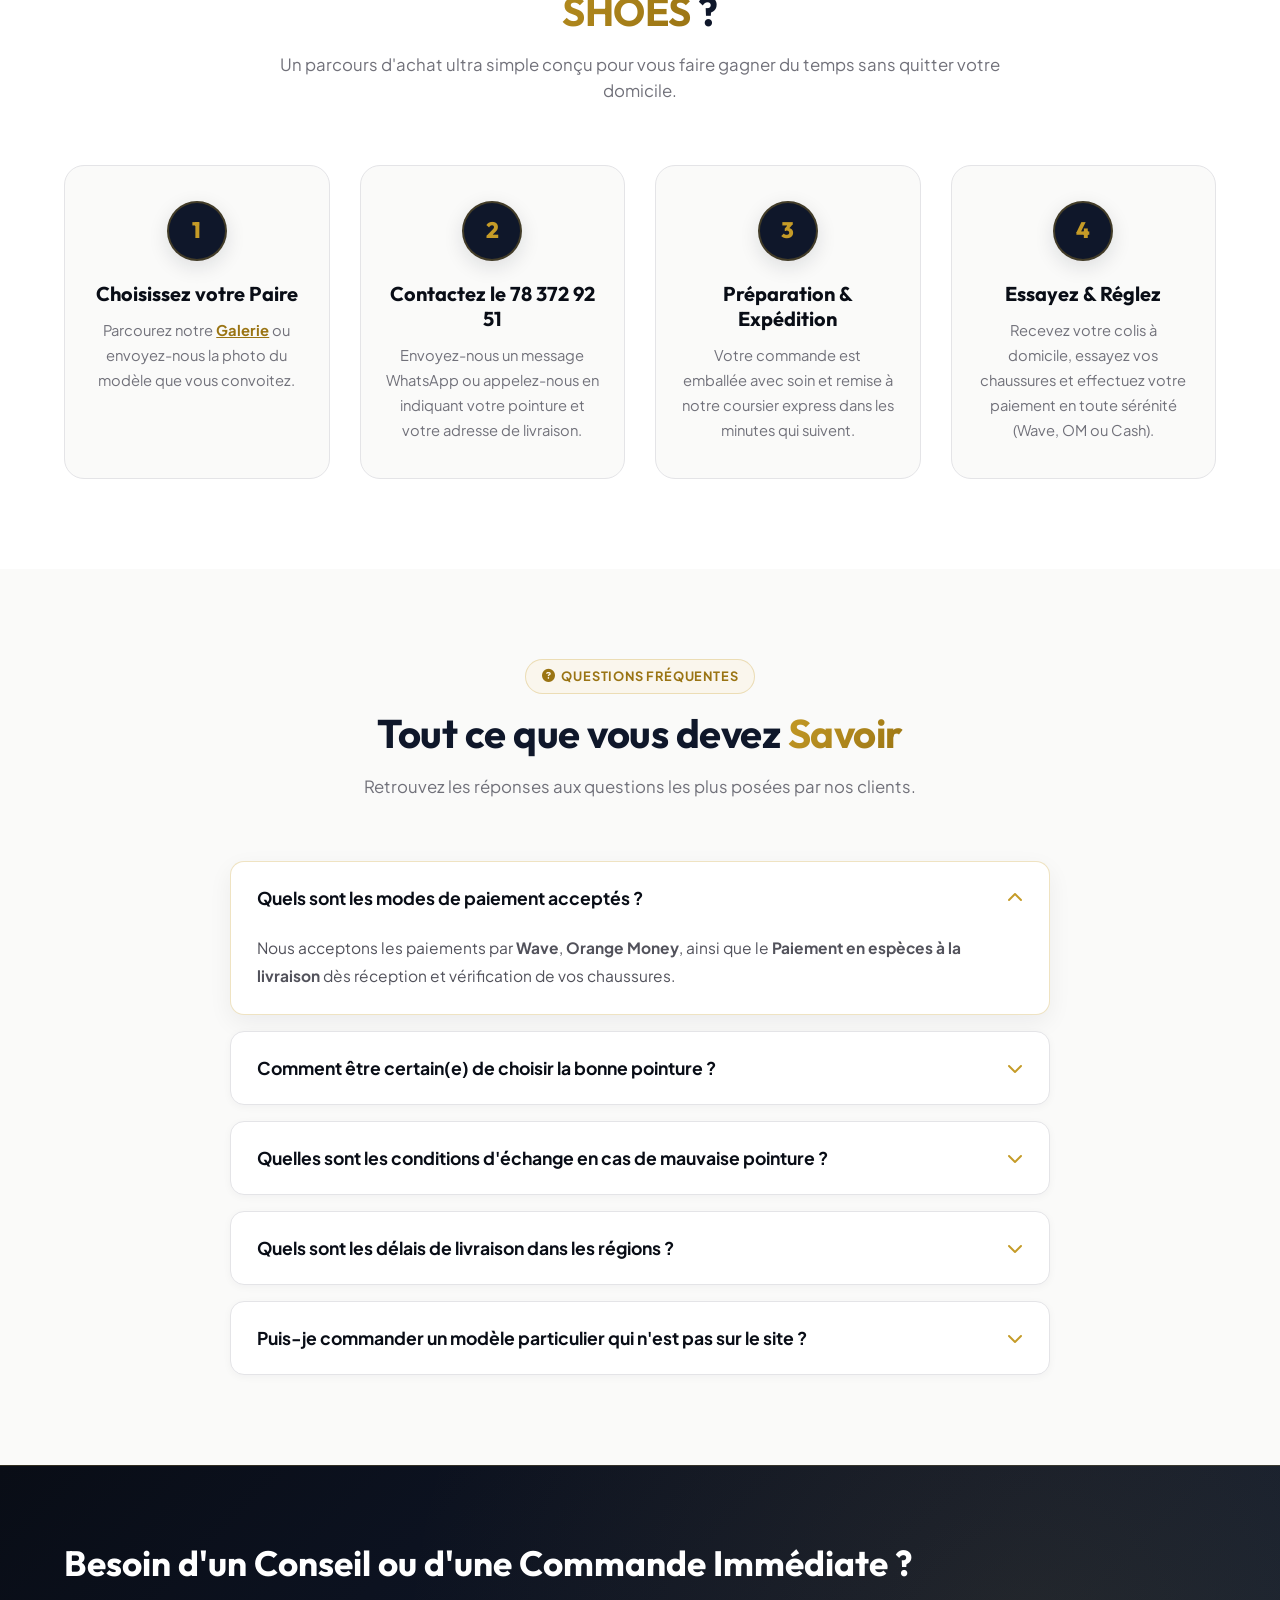
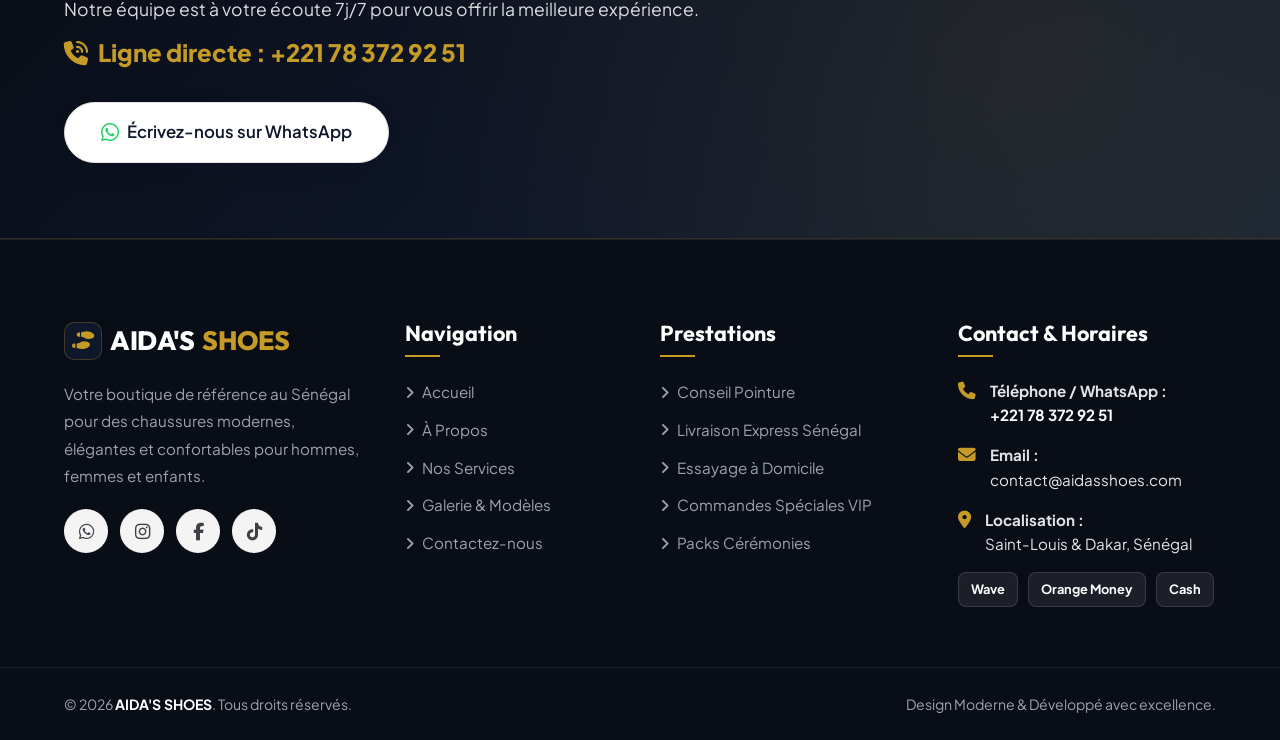
<file: pages/service.html>
<!DOCTYPE html>
<html lang="fr">
<head>
    <meta charset="UTF-8">
    <meta name="viewport" content="width=device-width, initial-scale=1.0">
    <title>Nos Services & Engagements | AIDA'S SHOES</title>
    <meta name="description" content="Découvrez les services exclusifs de AIDA'S SHOES : conseil personnalisé, livraison express au Sénégal, essayage à domicile et commandes spéciales.">

    <!-- CSS & FontAwesome -->
    <link rel="stylesheet" href="../css/style.css">
    <link rel="stylesheet" href="https://cdnjs.cloudflare.com/ajax/libs/font-awesome/6.5.2/css/all.min.css">
</head>
<body>

    <!-- TOPBAR D'INFORMATION -->
    <div class="topbar">
        <div class="container topbar-content">
            <div class="topbar-info">
                <a href="tel:+221783729251">
                    <i class="fa-solid fa-phone"></i> +221 78 372 92 51
                </a>
                <a href="mailto:contact@aidasshoes.com">
                    <i class="fa-solid fa-envelope"></i> contact@aidasshoes.com
                </a>
            </div>
            <div class="topbar-badge">
                <i class="fa-solid fa-truck-fast"></i> Livraison Express partout au Sénégal | Commandes WhatsApp 7j/7
            </div>
        </div>
    </div>

    <!-- NAVBAR MODERNE -->
    <header>
        <nav class="navbar">
            <div class="container nav-container">
                <div class="logo">
                    <a href="../index.html">
                        <div class="logo-badge"><i class="fa-solid fa-shoe-prints"></i></div>
                        AIDA'S <span>SHOES</span>
                    </a>
                </div>

                <ul class="nav-links">
                    <li><a href="../index.html">Accueil</a></li>
                    <li><a href="apropos.html">À propos</a></li>
                    <li><a href="service.html" class="active">Services</a></li>
                    <li><a href="galerie.html">Galerie</a></li>
                    <li><a href="contact.html">Contact</a></li>
                </ul>

                <div class="nav-actions">
                    <a href="https://wa.me/221783729251?text=Bonjour%20AIDA'S%20SHOES,%20je%20souhaite%20des%20renseignements%20sur%20vos%20services." target="_blank" class="btn btn-whatsapp btn-sm">
                        <i class="fab fa-whatsapp"></i> <span>WhatsApp 78 372 92 51</span>
                    </a>
                    <button class="hamburger-btn" aria-label="Menu Mobile">
                        <span></span>
                        <span></span>
                        <span></span>
                    </button>
                </div>
            </div>
        </nav>
    </header>
    <div class="nav-overlay"></div>

    <!-- BANNIÈRE DE LA PAGE -->
    <section class="page-banner">
        <div class="container banner-content">
            <div class="badge-pill badge-pill-dark">
                <i class="fa-solid fa-gem"></i> Expérience Client d'Exception
            </div>
            <h1>Nos Services & Prestations</h1>
            <p>
                Chez <strong>AIDA'S SHOES</strong>, nous combinons passion de la chaussure, 
                conseil stylistique et rapidité d'exécution pour vous offrir un service sur-mesure.
            </p>
            <div class="banner-actions">
                <a href="#services-list" class="btn btn-gold">
                    <i class="fa-solid fa-list-check"></i> Explorer nos prestations
                </a>
                <a href="https://wa.me/221783729251?text=Bonjour%20AIDA'S%20SHOES,%20je%20veux%20passer%20une%20commande." target="_blank" class="btn btn-whatsapp">
                    <i class="fab fa-whatsapp"></i> Commander au 78 372 92 51
                </a>
            </div>
        </div>
    </section>

    <!-- BARRE DES ENGAGEMENTS / GUARANTEES -->
    <div class="container">
        <div class="guarantees-bar">
            <div class="guarantees-grid">
                <div class="guarantee-box">
                    <div class="guarantee-icon"><i class="fa-solid fa-truck-fast"></i></div>
                    <div class="guarantee-text">
                        <h4>Livraison Express</h4>
                        <p>Dakar, Saint-Louis & Régions</p>
                    </div>
                </div>
                <div class="guarantee-box">
                    <div class="guarantee-icon"><i class="fa-solid fa-shield-halved"></i></div>
                    <div class="guarantee-text">
                        <h4>Paiement 100% Sécurisé</h4>
                        <p>Wave, OM ou à la réception</p>
                    </div>
                </div>
                <div class="guarantee-box">
                    <div class="guarantee-icon"><i class="fa-solid fa-arrows-rotate"></i></div>
                    <div class="guarantee-text">
                        <h4>Essayage & Échange</h4>
                        <p>Échange facile sous 48h</p>
                    </div>
                </div>
                <div class="guarantee-box">
                    <div class="guarantee-icon"><i class="fa-solid fa-headset"></i></div>
                    <div class="guarantee-text">
                        <h4>Assistance 7j/7</h4>
                        <p>Direct au +221 78 372 92 51</p>
                    </div>
                </div>
            </div>
        </div>
    </div>

    <!-- SERVICES PRINCIPAUX HAUT DE GAMME -->
    <section class="services-main-section" id="services-list">
        <div class="container">
            <div class="section-header">
                <div class="badge-pill"><i class="fa-solid fa-sparkles"></i> Nos Prestations</div>
                <h2>Des Solutions Complètes Pour <span>Votre Style</span></h2>
                <p>
                    Que vous cherchiez la paire idéale pour une fête, un usage quotidien ou une commande exclusive,
                    nous mettons à votre disposition une panoplie de services d'excellence.
                </p>
            </div>

            <div class="services-rich-grid">

                <!-- 1. Conseil en Style -->
                <div class="service-rich-card">
                    <div class="service-header-card">
                        <div class="service-icon-wrap">
                            <i class="fa-solid fa-wand-magic-sparkles"></i>
                        </div>
                        <span class="service-tag gold">Sur-mesure</span>
                    </div>
                    <h3>Conseil Stylistique & Pointures</h3>
                    <p class="service-desc">
                        Bénéficiez d'une assistance personnalisée en direct pour sélectionner le modèle le plus adapté à votre tenue, votre morphologie et vos occasions.
                    </p>
                    <ul class="service-perks">
                        <li><i class="fa-solid fa-circle-check"></i> Guide précis des pointures selon les marques</li>
                        <li><i class="fa-solid fa-circle-check"></i> Recommandations de tenues & couleurs</li>
                        <li><i class="fa-solid fa-circle-check"></i> Échange instantané de photos via WhatsApp</li>
                    </ul>
                    <div class="service-card-footer">
                        <div class="service-price-hint">Tarif : <span>Gratuit & Offert</span></div>
                        <a href="https://wa.me/221783729251?text=Bonjour,%20j'aimerais%20un%20conseil%20personnalisé%20pour%20choisir%20mes%20chaussures." target="_blank" class="btn btn-sm btn-primary">
                            Consulter <i class="fa-solid fa-arrow-right"></i>
                        </a>
                    </div>
                </div>

                <!-- 2. Livraison Express -->
                <div class="service-rich-card">
                    <div class="service-header-card">
                        <div class="service-icon-wrap">
                            <i class="fa-solid fa-truck-fast"></i>
                        </div>
                        <span class="service-tag green">Ultra Rapide</span>
                    </div>
                    <h3>Livraison Express au Sénégal</h3>
                    <p class="service-desc">
                        Recevez vos paires favorites sans attendre à Dakar, Saint-Louis et dans toutes les régions avec un emballage premium et soigné.
                    </p>
                    <ul class="service-perks">
                        <li><i class="fa-solid fa-circle-check"></i> Livraison en 2h à 4h à Dakar et Saint-Louis</li>
                        <li><i class="fa-solid fa-circle-check"></i> Expédition sécurisée 24h-48h en région</li>
                        <li><i class="fa-solid fa-circle-check"></i> Suivi en temps réel de votre livreur</li>
                    </ul>
                    <div class="service-card-footer">
                        <div class="service-price-hint">Dès : <span>2 000 FCFA</span></div>
                        <a href="#calculateur" class="btn btn-sm btn-primary">
                            Tarifs <i class="fa-solid fa-arrow-right"></i>
                        </a>
                    </div>
                </div>

                <!-- 3. Essayage à Domicile -->
                <div class="service-rich-card">
                    <div class="service-header-card">
                        <div class="service-icon-wrap">
                            <i class="fa-solid fa-arrows-rotate"></i>
                        </div>
                        <span class="service-tag">Sérénité Totale</span>
                    </div>
                    <h3>Essayage & Échange Simplifié</h3>
                    <p class="service-desc">
                        Commandez en toute confiance : si la pointure ne convient pas parfaitement, nous procédons à un échange rapide et sans complication sous 48h.
                    </p>
                    <ul class="service-perks">
                        <li><i class="fa-solid fa-circle-check"></i> Possibilité d'apporter 2 pointures lors de la livraison</li>
                        <li><i class="fa-solid fa-circle-check"></i> Échange gratuit sous 48h</li>
                        <li><i class="fa-solid fa-circle-check"></i> Articles neufs et emballages d'origine respectés</li>
                    </ul>
                    <div class="service-card-footer">
                        <div class="service-price-hint">Garantie : <span>100% Satisfait</span></div>
                        <a href="contact.html" class="btn btn-sm btn-primary">
                            Détails <i class="fa-solid fa-arrow-right"></i>
                        </a>
                    </div>
                </div>

                <!-- 4. Commandes Spéciales -->
                <div class="service-rich-card">
                    <div class="service-header-card">
                        <div class="service-icon-wrap">
                            <i class="fa-solid fa-crown"></i>
                        </div>
                        <span class="service-tag gold">VIP & Exclusif</span>
                    </div>
                    <h3>Commandes Spéciales & Modèles Rares</h3>
                    <p class="service-desc">
                        Vous recherchez une paire spécifique introuvable sur le marché ? Notre service conciergerie importe vos modèles préférés sur commande.
                    </p>
                    <ul class="service-perks">
                        <li><i class="fa-solid fa-circle-check"></i> Recherche ciblée de sneakers & escarpins rares</li>
                        <li><i class="fa-solid fa-circle-check"></i> Importation express depuis l'étranger</li>
                        <li><i class="fa-solid fa-circle-check"></i> Authenticité et finitions 100% certifiées</li>
                    </ul>
                    <div class="service-card-footer">
                        <div class="service-price-hint">Option : <span>Sur Devis</span></div>
                        <a href="https://wa.me/221783729251?text=Bonjour,%20je%20cherche%20un%20modèle%20spécifique%20de%20chaussure%20sur%20commande." target="_blank" class="btn btn-sm btn-primary">
                            Réserver <i class="fa-solid fa-arrow-right"></i>
                        </a>
                    </div>
                </div>

                <!-- 5. Pack Cérémonies & Mariages -->
                <div class="service-rich-card">
                    <div class="service-header-card">
                        <div class="service-icon-wrap">
                            <i class="fa-solid fa-heart"></i>
                        </div>
                        <span class="service-tag">Événements</span>
                    </div>
                    <h3>Pack Mariages & Cérémonies</h3>
                    <p class="service-desc">
                        Des collections coordonnées pour vos plus beaux événements : mariages, baptêmes, dots, galas avec remises préférentielles de groupe.
                    </p>
                    <ul class="service-perks">
                        <li><i class="fa-solid fa-circle-check"></i> Modèles élégants pour mariés et demoiselles d'honneur</li>
                        <li><i class="fa-solid fa-circle-check"></i> Réductions par lots dès 3 paires achetées</li>
                        <li><i class="fa-solid fa-circle-check"></i> Réservation anticipée de vos pointures</li>
                    </ul>
                    <div class="service-card-footer">
                        <div class="service-price-hint">Offre : <span>Remise -15%</span></div>
                        <a href="https://wa.me/221783729251?text=Bonjour,%20je%20souhaite%20des%20informations%20sur%20le%20Pack%20Mariage%20et%20Cérémonie." target="_blank" class="btn btn-sm btn-primary">
                            Pack VIP <i class="fa-solid fa-arrow-right"></i>
                        </a>
                    </div>
                </div>

                <!-- 6. Entretien & Soin des Chaussures -->
                <div class="service-rich-card">
                    <div class="service-header-card">
                        <div class="service-icon-wrap">
                            <i class="fa-solid fa-spray-can-sparkles"></i>
                        </div>
                        <span class="service-tag">Longévité</span>
                    </div>
                    <h3>Guide & Produits d'Entretien</h3>
                    <p class="service-desc">
                        Protégez votre investissement avec nos recommandations expertes et nos kits d'entretien spécialisés pour préserver l'éclat de vos cuirs et daims.
                    </p>
                    <ul class="service-perks">
                        <li><i class="fa-solid fa-circle-check"></i> Conseils pour cuir lisse, daim, velours et sneakers</li>
                        <li><i class="fa-solid fa-circle-check"></i> Imperméabilisation et protection anti-tâches</li>
                        <li><i class="fa-solid fa-circle-check"></i> Rénovation et éclat durable</li>
                    </ul>
                    <div class="service-card-footer">
                        <div class="service-price-hint">Conseil : <span>Offert aux clients</span></div>
                        <a href="contact.html" class="btn btn-sm btn-primary">
                            En savoir plus <i class="fa-solid fa-arrow-right"></i>
                        </a>
                    </div>
                </div>

            </div>
        </div>
    </section>

    <!-- SECTION CALCULATEUR & TARIFS DE LIVRAISON SÉNÉGAL -->
    <section class="delivery-calculator-section" id="calculateur">
        <div class="container">
            <div class="calc-grid">
                
                <div class="calc-info">
                    <div class="badge-pill badge-pill-dark">
                        <i class="fa-solid fa-location-dot"></i> Expédition Partout au Sénégal
                    </div>
                    <h2>Tarifs & Délais de Livraison Transparents</h2>
                    <p>
                        Nous livrons rapidement à votre domicile ou bureau. Sélectionnez votre ville pour voir immédiatement le coût et le temps estimé.
                    </p>

                    <div class="calc-rates-list">
                        <div class="rate-item">
                            <div class="rate-item-title">
                                <i class="fa-solid fa-motorcycle"></i>
                                <span>Dakar & Banlieue (Plateau, Almadies, Guédiawaye, etc.)</span>
                            </div>
                            <div class="rate-item-price">2 000 FCFA (2h à 4h)</div>
                        </div>

                        <div class="rate-item">
                            <div class="rate-item-title">
                                <i class="fa-solid fa-shop"></i>
                                <span>Saint-Louis (Livraison locale ou retrait)</span>
                            </div>
                            <div class="rate-item-price">2 000 FCFA (Express)</div>
                        </div>

                        <div class="rate-item">
                            <div class="rate-item-title">
                                <i class="fa-solid fa-van-shuttle"></i>
                                <span>Toutes Régions (Thiès, Touba, Kaolack, Ziguinchor, etc.)</span>
                            </div>
                            <div class="rate-item-price">3 000 FCFA (24h-48h)</div>
                        </div>

                        <div class="rate-item" style="background: rgba(197, 155, 39, 0.1); border-color: rgba(197, 155, 39, 0.25);">
                            <div class="rate-item-title">
                                <i class="fa-solid fa-gift"></i>
                                <span style="color: var(--gold);">Livraison Offerte au Sénégal</span>
                            </div>
                            <div class="rate-item-price" style="color: var(--gold);">Dès 50 000 FCFA d'achat</div>
                        </div>
                    </div>
                </div>

                <div class="calc-interactive-card">
                    <h3><i class="fa-solid fa-calculator"></i> Simulateur Instantané</h3>
                    <p style="color: var(--gray-300); font-size: 0.92rem; margin-bottom: 20px;">
                        Choisissez votre destination pour connaître les modalités :
                    </p>

                    <div class="calc-form-group">
                        <label for="zoneSelect">Votre Zone de Livraison :</label>
                        <select id="zoneSelect" class="calc-select">
                            <option value="">-- Sélectionnez votre zone --</option>
                            <option value="dakar">Dakar & Toute sa banlieue</option>
                            <option value="saint-louis">Saint-Louis (Centre & environs)</option>
                            <option value="regions">Régions du Sénégal (Thiès, Touba, Mbour, etc.)</option>
                            <option value="international">International / Sous-région (France, USA, etc.)</option>
                        </select>
                    </div>

                    <div id="calcResult" class="calc-result-box">
                        <p class="text-muted" style="color: var(--gray-400); font-size: 0.95rem;">
                            Sélectionnez une option ci-dessus pour afficher le délai et tarif.
                        </p>
                    </div>

                    <div style="margin-top: 25px;">
                        <a href="https://wa.me/221783729251?text=Bonjour%20AIDA'S%20SHOES,%20je%20souhaite%20une%20livraison." target="_blank" class="btn btn-whatsapp" style="width: 100%;">
                            <i class="fab fa-whatsapp"></i> Commander sur WhatsApp (78 372 92 51)
                        </a>
                    </div>
                </div>

            </div>
        </div>
    </section>

    <!-- SECTION COMMENT COMMANDER (PROCESSUS EN 4 ETAPES) -->
    <section class="process-section">
        <div class="container">
            <div class="section-header">
                <div class="badge-pill"><i class="fa-solid fa-route"></i> Simplicité & Rapidité</div>
                <h2>Comment Commander chez <span>AIDA'S SHOES</span> ?</h2>
                <p>Un parcours d'achat ultra simple conçu pour vous faire gagner du temps sans quitter votre domicile.</p>
            </div>

            <div class="process-timeline">
                
                <div class="process-card">
                    <div class="step-num-badge">1</div>
                    <h3>Choisissez votre Paire</h3>
                    <p>
                        Parcourez notre <a href="galerie.html" style="color: var(--gold-dark); text-decoration: underline; font-weight: 700;">Galerie</a> ou envoyez-nous la photo du modèle que vous convoitez.
                    </p>
                </div>

                <div class="process-card">
                    <div class="step-num-badge">2</div>
                    <h3>Contactez le 78 372 92 51</h3>
                    <p>
                        Envoyez-nous un message WhatsApp ou appelez-nous en indiquant votre pointure et votre adresse de livraison.
                    </p>
                </div>

                <div class="process-card">
                    <div class="step-num-badge">3</div>
                    <h3>Préparation & Expédition</h3>
                    <p>
                        Votre commande est emballée avec soin et remise à notre coursier express dans les minutes qui suivent.
                    </p>
                </div>

                <div class="process-card">
                    <div class="step-num-badge">4</div>
                    <h3>Essayez & Réglez</h3>
                    <p>
                        Recevez votre colis à domicile, essayez vos chaussures et effectuez votre paiement en toute sérénité (Wave, OM ou Cash).
                    </p>
                </div>

            </div>
        </div>
    </section>

    <!-- SECTION FAQ INTERACTIVE -->
    <section class="faq-section">
        <div class="container">
            <div class="section-header">
                <div class="badge-pill"><i class="fa-solid fa-circle-question"></i> Questions Fréquentes</div>
                <h2>Tout ce que vous devez <span>Savoir</span></h2>
                <p>Retrouvez les réponses aux questions les plus posées par nos clients.</p>
            </div>

            <div class="faq-container">

                <!-- Q1 -->
                <div class="faq-item active">
                    <div class="faq-question">
                        <span>Quels sont les modes de paiement acceptés ?</span>
                        <i class="fa-solid fa-chevron-down"></i>
                    </div>
                    <div class="faq-answer">
                        <p>
                            Nous acceptons les paiements par <strong>Wave</strong>, <strong>Orange Money</strong>, 
                            ainsi que le <strong>Paiement en espèces à la livraison</strong> dès réception et vérification de vos chaussures.
                        </p>
                    </div>
                </div>

                <!-- Q2 -->
                <div class="faq-item">
                    <div class="faq-question">
                        <span>Comment être certain(e) de choisir la bonne pointure ?</span>
                        <i class="fa-solid fa-chevron-down"></i>
                    </div>
                    <div class="faq-answer">
                        <p>
                            Notre équipe vous conseille directement sur WhatsApp au <strong>78 372 92 51</strong>. 
                            De plus, pour les livraisons à Dakar et Saint-Louis, nous pouvons prévoir deux pointures dans le colis pour vous permettre de choisir celle qui vous va parfaitement.
                        </p>
                    </div>
                </div>

                <!-- Q3 -->
                <div class="faq-item">
                    <div class="faq-question">
                        <span>Quelles sont les conditions d'échange en cas de mauvaise pointure ?</span>
                        <i class="fa-solid fa-chevron-down"></i>
                    </div>
                    <div class="faq-answer">
                        <p>
                            Vous disposez d'un délai de <strong>48 heures</strong> après réception pour demander un échange gratuit, 
                            à condition que les chaussures soient dans leur état neuf, non portées à l'extérieur et dans leur boîte d'origine.
                        </p>
                    </div>
                </div>

                <!-- Q4 -->
                <div class="faq-item">
                    <div class="faq-question">
                        <span>Quels sont les délais de livraison dans les régions ?</span>
                        <i class="fa-solid fa-chevron-down"></i>
                    </div>
                    <div class="faq-answer">
                        <p>
                            Pour toutes les régions hors Dakar et Saint-Louis (Touba, Thiès, Kaolack, Ziguinchor, Mbour, etc.), 
                            les expéditions prennent entre <strong>24h et 48h ouvrées</strong> via des transporteurs partenaires fiables et sécurisés.
                        </p>
                    </div>
                </div>

                <!-- Q5 -->
                <div class="faq-item">
                    <div class="faq-question">
                        <span>Puis-je commander un modèle particulier qui n'est pas sur le site ?</span>
                        <i class="fa-solid fa-chevron-down"></i>
                    </div>
                    <div class="faq-answer">
                        <p>
                            Oui ! Grâce à notre service de <strong>Commandes Spéciales</strong>, envoyez-nous simplement la photo ou la référence 
                            de la paire souhaitée sur WhatsApp au <strong>+221 78 372 92 51</strong>, et nous nous chargerons de vous la trouver.
                        </p>
                    </div>
                </div>

            </div>
        </div>
    </section>

    <!-- BANNIÈRE CTA WHATSAPP DIRECT -->
    <section class="cta-banner-section">
        <div class="container">
            <div class="cta-box">
                <div class="cta-text">
                    <h2>Besoin d'un Conseil ou d'une Commande Immédiate ?</h2>
                    <p>Notre équipe est à votre écoute 7j/7 pour vous offrir la meilleure expérience.</p>
                    <div class="cta-phone-num">
                        <i class="fa-solid fa-phone-volume"></i> Ligne directe : +221 78 372 92 51
                    </div>
                </div>
                <div>
                    <a href="https://wa.me/221783729251?text=Bonjour%20AIDA'S%20SHOES,%20je%20souhaite%20un%20renseignement%20immédiat." target="_blank" class="btn btn-white btn-lg">
                        <i class="fab fa-whatsapp" style="color: #25D366; font-size: 1.3rem;"></i> Écrivez-nous sur WhatsApp
                    </a>
                </div>
            </div>
        </div>
    </section>

    <!-- FOOTER MODERNE -->
    <footer>
        <div class="container">
            <div class="footer-grid">
                
                <!-- Col 1 : Branding -->
                <div class="footer-col">
                    <div class="logo" style="margin-bottom: 18px;">
                        <a href="../index.html" style="color: white;">
                            <div class="logo-badge"><i class="fa-solid fa-shoe-prints"></i></div>
                            AIDA'S <span style="color: var(--gold);">SHOES</span>
                        </a>
                    </div>
                    <p>
                        Votre boutique de référence au Sénégal pour des chaussures modernes, 
                        élégantes et confortables pour hommes, femmes et enfants.
                    </p>
                    <div class="social-links-row">
                        <a href="https://wa.me/221783729251" target="_blank" class="social-link-circle whatsapp"><i class="fab fa-whatsapp"></i></a>
                        <a href="#" class="social-link-circle"><i class="fab fa-instagram"></i></a>
                        <a href="#" class="social-link-circle"><i class="fab fa-facebook-f"></i></a>
                        <a href="#" class="social-link-circle"><i class="fab fa-tiktok"></i></a>
                    </div>
                </div>

                <!-- Col 2 : Liens Rapides -->
                <div class="footer-col">
                    <h3>Navigation</h3>
                    <ul class="footer-links">
                        <li><a href="../index.html"><i class="fa-solid fa-angle-right"></i> Accueil</a></li>
                        <li><a href="apropos.html"><i class="fa-solid fa-angle-right"></i> À Propos</a></li>
                        <li><a href="service.html"><i class="fa-solid fa-angle-right"></i> Nos Services</a></li>
                        <li><a href="galerie.html"><i class="fa-solid fa-angle-right"></i> Galerie & Modèles</a></li>
                        <li><a href="contact.html"><i class="fa-solid fa-angle-right"></i> Contactez-nous</a></li>
                    </ul>
                </div>

                <!-- Col 3 : Nos Services -->
                <div class="footer-col">
                    <h3>Prestations</h3>
                    <ul class="footer-links">
                        <li><a href="service.html"><i class="fa-solid fa-angle-right"></i> Conseil Pointure</a></li>
                        <li><a href="service.html"><i class="fa-solid fa-angle-right"></i> Livraison Express Sénégal</a></li>
                        <li><a href="service.html"><i class="fa-solid fa-angle-right"></i> Essayage à Domicile</a></li>
                        <li><a href="service.html"><i class="fa-solid fa-angle-right"></i> Commandes Spéciales VIP</a></li>
                        <li><a href="service.html"><i class="fa-solid fa-angle-right"></i> Packs Cérémonies</a></li>
                    </ul>
                </div>

                <!-- Col 4 : Contact Direct -->
                <div class="footer-col">
                    <h3>Contact & Horaires</h3>
                    <div class="footer-contact-item">
                        <i class="fa-solid fa-phone"></i>
                        <div>
                            <strong>Téléphone / WhatsApp :</strong><br>
                            <a href="tel:+221783729251" style="color: white; font-weight: 700;">+221 78 372 92 51</a>
                        </div>
                    </div>
                    <div class="footer-contact-item">
                        <i class="fa-solid fa-envelope"></i>
                        <div>
                            <strong>Email :</strong><br>
                            contact@aidasshoes.com
                        </div>
                    </div>
                    <div class="footer-contact-item">
                        <i class="fa-solid fa-location-dot"></i>
                        <div>
                            <strong>Localisation :</strong><br>
                            Saint-Louis & Dakar, Sénégal
                        </div>
                    </div>
                    
                    <div class="footer-payment-badges">
                        <span class="pay-badge">Wave</span>
                        <span class="pay-badge">Orange Money</span>
                        <span class="pay-badge">Cash</span>
                    </div>
                </div>

            </div>
        </div>

        <div class="footer-bottom-bar">
            <div class="container footer-bottom-content">
                <p>© 2026 <strong>AIDA'S SHOES</strong>. Tous droits réservés.</p>
                <p>Design Moderne & Développé avec excellence.</p>
            </div>
        </div>
    </footer>

    <!-- WIDGETS FLOTTANTS -->
    <div class="floating-actions">
        <a href="https://wa.me/221783729251?text=Bonjour%20AIDA'S%20SHOES,%20je%20souhaite%20des%20informations%20sur%20vos%20chaussures." target="_blank" class="floating-whatsapp" aria-label="WhatsApp Chat">
            <i class="fab fa-whatsapp"></i>
            <span>Commander (78 372 92 51)</span>
        </a>
        <button id="scrollTopBtn" class="scroll-top-btn" aria-label="Remonter en haut">
            <i class="fa-solid fa-arrow-up"></i>
        </button>
    </div>

    <!-- SCRIPTS -->
    <script src="../js/main.js"></script>
</body>
</html>
</file>
<file: css/style.css>
/* =========================================================
   AIDA'S SHOES - STYLESHEET HAUTE COUTURE & PRESTIGE
   Palette : Luxury Noir (#0f172a), Champagne Gold (#c59b27), Warm Ivory & Pure White
   Design Épuré, Harmonieux, Professionnel & Haut de Gamme
   ========================================================= */

@import url('https://fonts.googleapis.com/css2?family=Outfit:wght@300;400;500;600;700;800&family=Plus+Jakarta+Sans:wght@300;400;500;600;700;800&display=swap');

/* --- VARIABLES DU THÈME HAUT DE GAMME --- */
:root {
    /* Palette Principale : Noir Luxueux & Ardoise Profonde */
    --primary: #0f172a;
    --primary-dark: #020617;
    --primary-light: #1e293b;
    --primary-soft: #f8fafc;
    --primary-glow: rgba(15, 23, 42, 0.12);

    /* Accent Signature : Or Champagne Raffiné */
    --secondary: #1e293b;
    --secondary-dark: #0f172a;
    
    --gold: #c59b27;
    --gold-light: #faf6ed;
    --gold-dark: #9a7413;
    --gold-border: rgba(197, 155, 39, 0.28);
    --gold-glow: rgba(197, 155, 39, 0.22);

    /* Canal WhatsApp Professionnel */
    --whatsapp: #25D366;
    --whatsapp-dark: #128C7E;

    /* Tons Sombres & Surfaces */
    --dark: #090d16;
    --dark-surface: #111827;
    --dark-light: #1f293d;
    
    /* Neutres & Niveaux de Gris */
    --gray-50: #fafaf9;
    --gray-100: #f4f4f5;
    --gray-200: #e4e4e7;
    --gray-400: #9ca3af;
    --gray-600: #52525b;
    --gray-700: #3f3f46;

    --white: #ffffff;
    --text-main: #18181b;
    --text-muted: #71717a;

    /* Ombres Subtiles & Élégantes */
    --shadow-sm: 0 2px 8px rgba(15, 23, 42, 0.04);
    --shadow-md: 0 8px 24px rgba(15, 23, 42, 0.06);
    --shadow-lg: 0 16px 40px rgba(15, 23, 42, 0.09);
    --shadow-xl: 0 24px 60px rgba(15, 23, 42, 0.14);

    --radius-sm: 8px;
    --radius-md: 14px;
    --radius-lg: 20px;
    --radius-full: 9999px;

    --transition: all 0.3s cubic-bezier(0.4, 0, 0.2, 1);
}

/* --- RESET ET BASE --- */
*, *::before, *::after {
    margin: 0;
    padding: 0;
    box-sizing: border-box;
}

html {
    scroll-behavior: smooth;
}

body {
    font-family: 'Plus Jakarta Sans', sans-serif;
    color: var(--text-main);
    background-color: var(--gray-50);
    line-height: 1.6;
    overflow-x: hidden;
    position: relative;
}

body.no-scroll {
    overflow: hidden;
}

h1, h2, h3, h4, h5, h6 {
    font-family: 'Outfit', sans-serif;
    color: var(--dark);
    font-weight: 700;
    line-height: 1.25;
}

img {
    max-width: 100%;
    height: auto;
    display: block;
}

a {
    text-decoration: none;
    color: inherit;
    transition: var(--transition);
}

ul {
    list-style: none;
}

.container {
    width: 90%;
    max-width: 1240px;
    margin: 0 auto;
}

/* --- TOP BAR ANNONCE --- */
.topbar {
    background: var(--dark);
    color: var(--gray-200);
    font-size: 0.85rem;
    padding: 8px 0;
    border-bottom: 1px solid rgba(255, 255, 255, 0.08);
}

.topbar-content {
    display: flex;
    justify-content: space-between;
    align-items: center;
    flex-wrap: wrap;
    gap: 10px;
}

.topbar-info {
    display: flex;
    align-items: center;
    gap: 20px;
}

.topbar-info a {
    color: var(--gray-200);
    display: inline-flex;
    align-items: center;
    gap: 6px;
    font-weight: 500;
}

.topbar-info a:hover {
    color: var(--gold);
}

.topbar-badge {
    background: rgba(197, 155, 39, 0.12);
    color: #f3d078;
    border: 1px solid rgba(197, 155, 39, 0.3);
    padding: 3px 12px;
    border-radius: var(--radius-full);
    font-weight: 600;
    font-size: 0.78rem;
    display: inline-flex;
    align-items: center;
    gap: 6px;
}

/* --- NAVIGATION --- */
header {
    position: sticky;
    top: 0;
    z-index: 1000;
}

.navbar {
    background: rgba(255, 255, 255, 0.96);
    backdrop-filter: blur(16px);
    -webkit-backdrop-filter: blur(16px);
    border-bottom: 1px solid var(--gray-200);
    transition: var(--transition);
    padding: 14px 0;
}

.navbar.scrolled {
    box-shadow: var(--shadow-md);
    background: rgba(255, 255, 255, 0.98);
    padding: 10px 0;
}

.nav-container {
    display: flex;
    justify-content: space-between;
    align-items: center;
}

.logo {
    display: flex;
    align-items: center;
    gap: 10px;
}

.logo a {
    font-family: 'Outfit', sans-serif;
    font-size: 1.65rem;
    font-weight: 800;
    letter-spacing: -0.5px;
    color: var(--primary);
    display: flex;
    align-items: center;
    gap: 8px;
}

.logo span {
    color: var(--gold);
}

.logo-badge {
    width: 38px;
    height: 38px;
    background: var(--primary);
    color: var(--gold);
    border: 1px solid var(--gold-border);
    border-radius: 10px;
    display: flex;
    align-items: center;
    justify-content: center;
    font-size: 1.1rem;
    box-shadow: 0 4px 12px rgba(15, 23, 42, 0.12);
}

.nav-links {
    display: flex;
    align-items: center;
    gap: 28px;
}

.nav-links a {
    font-weight: 600;
    font-size: 0.95rem;
    color: var(--gray-700);
    position: relative;
    padding: 6px 2px;
}

.nav-links a::after {
    content: '';
    position: absolute;
    bottom: 0;
    left: 0;
    width: 0;
    height: 2px;
    background: var(--gold);
    transition: var(--transition);
    border-radius: 2px;
}

.nav-links a:hover,
.nav-links a.active {
    color: var(--primary);
}

.nav-links a:hover::after,
.nav-links a.active::after {
    width: 100%;
}

.nav-actions {
    display: flex;
    align-items: center;
    gap: 12px;
}

.hamburger-btn {
    display: none;
    background: none;
    border: none;
    cursor: pointer;
    padding: 8px;
    flex-direction: column;
    gap: 5px;
}

.hamburger-btn span {
    display: block;
    width: 26px;
    height: 3px;
    background: var(--dark);
    border-radius: 3px;
    transition: var(--transition);
}

.hamburger-btn.active span:nth-child(1) {
    transform: translateY(8px) rotate(45deg);
}

.hamburger-btn.active span:nth-child(2) {
    opacity: 0;
}

.hamburger-btn.active span:nth-child(3) {
    transform: translateY(-8px) rotate(-45deg);
}

.nav-overlay {
    display: none;
    position: fixed;
    inset: 0;
    background: rgba(9, 13, 22, 0.6);
    backdrop-filter: blur(4px);
    z-index: 998;
}

.nav-overlay.active {
    display: block;
}

/* --- BOUTONS --- */
.btn {
    display: inline-flex;
    align-items: center;
    justify-content: center;
    gap: 8px;
    padding: 13px 28px;
    border-radius: var(--radius-full);
    font-weight: 600;
    font-size: 0.95rem;
    cursor: pointer;
    border: none;
    outline: none;
    transition: var(--transition);
    white-space: nowrap;
}

.btn-primary {
    background: var(--primary);
    color: white;
    box-shadow: 0 4px 14px var(--primary-glow);
    border: 1px solid rgba(255, 255, 255, 0.08);
}

.btn-primary:hover {
    background: var(--primary-light);
    transform: translateY(-2px);
    box-shadow: 0 8px 24px rgba(15, 23, 42, 0.22);
    color: white;
}

.btn-whatsapp {
    background: var(--whatsapp);
    color: white;
    box-shadow: 0 4px 15px rgba(37, 211, 102, 0.3);
}

.btn-whatsapp:hover {
    background: var(--whatsapp-dark);
    transform: translateY(-2px);
    box-shadow: 0 8px 25px rgba(37, 211, 102, 0.45);
    color: white;
}

.btn-gold {
    background: linear-gradient(135deg, var(--gold), var(--gold-dark));
    color: white;
    box-shadow: 0 4px 15px var(--gold-glow);
}

.btn-gold:hover {
    background: linear-gradient(135deg, var(--gold-dark), #7f5c12);
    transform: translateY(-2px);
    box-shadow: 0 8px 25px rgba(197, 155, 39, 0.35);
    color: white;
}

.btn-outline {
    background: transparent;
    color: var(--primary);
    border: 1.5px solid var(--primary);
}

.btn-outline:hover {
    background: var(--primary);
    color: white;
    transform: translateY(-2px);
}

.btn-white {
    background: white;
    color: var(--primary);
    box-shadow: var(--shadow-md);
    border: 1px solid var(--gray-200);
}

.btn-white:hover {
    background: var(--gray-50);
    color: var(--gold-dark);
    transform: translateY(-2px);
    box-shadow: var(--shadow-lg);
}

.btn-sm {
    padding: 9px 18px;
    font-size: 0.85rem;
}

.btn-lg {
    padding: 16px 36px;
    font-size: 1.05rem;
}

/* --- BADGES ET TITRES DE SECTIONS --- */
.badge-pill {
    display: inline-flex;
    align-items: center;
    gap: 6px;
    padding: 6px 16px;
    border-radius: var(--radius-full);
    font-size: 0.8rem;
    font-weight: 700;
    text-transform: uppercase;
    letter-spacing: 0.8px;
    margin-bottom: 14px;
    background: var(--gold-light);
    color: var(--gold-dark);
    border: 1px solid var(--gold-border);
}

.badge-pill-gold {
    background: var(--gold-light);
    color: var(--gold-dark);
    border: 1px solid var(--gold-border);
}

.badge-pill-dark {
    background: rgba(255, 255, 255, 0.08);
    color: #f3d078;
    border: 1px solid rgba(197, 155, 39, 0.3);
    backdrop-filter: blur(8px);
}

.section-header {
    text-align: center;
    max-width: 760px;
    margin: 0 auto 60px;
}

.section-header h2 {
    font-size: 2.5rem;
    letter-spacing: -0.5px;
    margin-bottom: 16px;
    color: var(--primary);
}

.section-header h2 span {
    background: linear-gradient(135deg, var(--gold) 0%, var(--gold-dark) 100%);
    -webkit-background-clip: text;
    -webkit-text-fill-color: transparent;
}

.section-header p {
    font-size: 1.05rem;
    color: var(--text-muted);
}

/* --- HERO BANNER GÉNÉRIQUE (PAGES INTERNES) --- */
.page-banner {
    position: relative;
    padding: 95px 0 75px;
    background: linear-gradient(135deg, #070a10 0%, #0f172a 60%, #172234 100%);
    color: white;
    text-align: center;
    overflow: hidden;
    border-bottom: 1px solid rgba(197, 155, 39, 0.2);
}

.page-banner::before {
    content: '';
    position: absolute;
    inset: 0;
    background-image: radial-gradient(circle at 25% 40%, rgba(197, 155, 39, 0.12) 0%, transparent 50%),
                      radial-gradient(circle at 80% 80%, rgba(15, 23, 42, 0.6) 0%, transparent 60%);
    pointer-events: none;
}

.banner-content {
    position: relative;
    z-index: 2;
    max-width: 800px;
    margin: 0 auto;
}

.banner-content h1 {
    font-size: 3.2rem;
    color: white;
    margin-bottom: 14px;
    letter-spacing: -0.5px;
}

.banner-content p {
    font-size: 1.15rem;
    color: rgba(255, 255, 255, 0.85);
    max-width: 620px;
    margin: 0 auto 20px;
}

.banner-actions {
    display: flex;
    justify-content: center;
    gap: 14px;
    flex-wrap: wrap;
    margin-top: 20px;
}

/* --- HERO HOME --- */
.hero-home {
    min-height: calc(100vh - 110px);
    position: relative;
    background: linear-gradient(rgba(7, 10, 16, 0.76), rgba(15, 23, 42, 0.86)),
                url("../images/hero.jpg") center/cover no-repeat;
    display: flex;
    align-items: center;
    color: white;
    padding: 80px 0;
}

.hero-home-grid {
    display: grid;
    grid-template-columns: 1.2fr 0.8fr;
    gap: 50px;
    align-items: center;
}

.hero-home-content h1 {
    font-size: 3.8rem;
    color: white;
    line-height: 1.15;
    margin-bottom: 20px;
}

.hero-home-content h1 span {
    background: linear-gradient(135deg, #f5dfa2 0%, #c59b27 100%);
    -webkit-background-clip: text;
    -webkit-text-fill-color: transparent;
}

.hero-home-content p {
    font-size: 1.2rem;
    color: rgba(255, 255, 255, 0.9);
    margin-bottom: 35px;
    line-height: 1.8;
}

.hero-buttons {
    display: flex;
    gap: 16px;
    flex-wrap: wrap;
    margin-bottom: 40px;
}

.hero-trust-bar {
    display: flex;
    gap: 30px;
    flex-wrap: wrap;
    padding-top: 25px;
    border-top: 1px solid rgba(255, 255, 255, 0.15);
}

.trust-item {
    display: flex;
    align-items: center;
    gap: 12px;
}

.trust-item i {
    font-size: 1.6rem;
    color: var(--gold);
}

.trust-item strong {
    display: block;
    font-size: 1.1rem;
    color: white;
}

.trust-item span {
    font-size: 0.85rem;
    color: rgba(255, 255, 255, 0.7);
}

.hero-card-preview {
    background: rgba(15, 23, 42, 0.65);
    backdrop-filter: blur(16px);
    border: 1px solid rgba(197, 155, 39, 0.25);
    border-radius: var(--radius-lg);
    padding: 30px;
    color: white;
    box-shadow: 0 20px 50px rgba(0, 0, 0, 0.4);
}

.hero-card-preview h3 {
    color: white;
    font-size: 1.5rem;
    margin-bottom: 15px;
    display: flex;
    align-items: center;
    gap: 10px;
}

.hero-card-preview ul {
    display: flex;
    flex-direction: column;
    gap: 14px;
    margin-bottom: 25px;
}

.hero-card-preview li {
    display: flex;
    align-items: center;
    gap: 12px;
    font-size: 0.95rem;
}

.hero-card-preview li i {
    color: var(--gold);
    font-size: 1.1rem;
}

/* --- SECTION ENGAGEMENTS / HIGHLIGHTS BAR --- */
.guarantees-bar {
    background: white;
    padding: 30px 0;
    border-bottom: 1px solid var(--gray-200);
    box-shadow: var(--shadow-sm);
    margin-top: -30px;
    position: relative;
    z-index: 10;
    border-radius: var(--radius-md);
    border: 1px solid rgba(15, 23, 42, 0.06);
}

.guarantees-grid {
    display: grid;
    grid-template-columns: repeat(auto-fit, minmax(220px, 1fr));
    gap: 25px;
}

.guarantee-box {
    display: flex;
    align-items: center;
    gap: 16px;
    padding: 10px 15px;
    border-right: 1px solid var(--gray-200);
}

.guarantee-box:last-child {
    border-right: none;
}

.guarantee-icon {
    width: 52px;
    height: 52px;
    min-width: 52px;
    border-radius: 12px;
    background: var(--gold-light);
    color: var(--gold-dark);
    border: 1px solid var(--gold-border);
    display: flex;
    align-items: center;
    justify-content: center;
    font-size: 1.4rem;
}

.guarantee-text h4 {
    font-size: 1rem;
    margin-bottom: 3px;
    color: var(--dark);
}

.guarantee-text p {
    font-size: 0.82rem;
    color: var(--text-muted);
}

/* =========================================================
   PAGE SERVICES : DESIGN HAUT DE GAMME & ÉPURÉ
   ========================================================= */
.services-main-section {
    padding: 90px 0;
    background: var(--gray-50);
}

.services-rich-grid {
    display: grid;
    grid-template-columns: repeat(auto-fit, minmax(350px, 1fr));
    gap: 30px;
}

.service-rich-card {
    background: white;
    border-radius: var(--radius-lg);
    padding: 36px 30px;
    box-shadow: var(--shadow-sm);
    border: 1px solid var(--gray-200);
    transition: var(--transition);
    display: flex;
    flex-direction: column;
    position: relative;
    overflow: hidden;
}

.service-rich-card::before {
    content: '';
    position: absolute;
    top: 0;
    left: 0;
    right: 0;
    height: 4px;
    background: linear-gradient(90deg, var(--gold), var(--primary));
    opacity: 0;
    transition: var(--transition);
}

.service-rich-card:hover {
    transform: translateY(-8px);
    box-shadow: var(--shadow-lg);
    border-color: var(--gold-border);
}

.service-rich-card:hover::before {
    opacity: 1;
}

.service-header-card {
    display: flex;
    align-items: center;
    justify-content: space-between;
    margin-bottom: 22px;
}

.service-icon-wrap {
    width: 64px;
    height: 64px;
    background: var(--gold-light);
    color: var(--gold-dark);
    border: 1px solid var(--gold-border);
    border-radius: 16px;
    display: flex;
    align-items: center;
    justify-content: center;
    font-size: 1.7rem;
    transition: var(--transition);
}

.service-rich-card:hover .service-icon-wrap {
    background: var(--primary);
    color: var(--gold);
    border-color: var(--primary);
    transform: scale(1.08) rotate(5deg);
}

.service-tag {
    font-size: 0.75rem;
    font-weight: 700;
    padding: 4px 12px;
    border-radius: var(--radius-full);
    background: var(--gray-100);
    color: var(--gray-700);
    border: 1px solid var(--gray-200);
}

.service-tag.gold {
    background: var(--gold-light);
    color: var(--gold-dark);
    border-color: var(--gold-border);
}

.service-tag.green {
    background: #f0fdf4;
    color: #166534;
    border-color: #bbf7d0;
}

.service-rich-card h3 {
    font-size: 1.35rem;
    margin-bottom: 12px;
    color: var(--dark);
}

.service-rich-card p.service-desc {
    color: var(--text-muted);
    font-size: 0.95rem;
    line-height: 1.7;
    margin-bottom: 22px;
}

.service-perks {
    list-style: none;
    margin-bottom: 26px;
    display: flex;
    flex-direction: column;
    gap: 10px;
    flex-grow: 1;
}

.service-perks li {
    display: flex;
    align-items: flex-start;
    gap: 10px;
    font-size: 0.9rem;
    color: var(--gray-700);
}

.service-perks li i {
    color: var(--gold);
    margin-top: 3px;
    font-size: 0.95rem;
}

.service-card-footer {
    padding-top: 18px;
    border-top: 1px solid var(--gray-100);
    display: flex;
    justify-content: space-between;
    align-items: center;
    gap: 10px;
}

.service-price-hint {
    font-size: 0.85rem;
    color: var(--text-muted);
    font-weight: 600;
}

.service-price-hint span {
    color: var(--primary);
    font-weight: 800;
    font-size: 1.05rem;
}

/* --- SECTION PROCESSUS / ETAPES --- */
.process-section {
    padding: 90px 0;
    background: white;
}

.process-timeline {
    display: grid;
    grid-template-columns: repeat(auto-fit, minmax(240px, 1fr));
    gap: 30px;
    position: relative;
    margin-top: 40px;
}

.process-card {
    text-align: center;
    padding: 35px 25px;
    background: var(--gray-50);
    border-radius: var(--radius-lg);
    border: 1px solid var(--gray-200);
    position: relative;
    transition: var(--transition);
}

.process-card:hover {
    background: white;
    transform: translateY(-6px);
    box-shadow: var(--shadow-md);
    border-color: var(--gold-border);
}

.step-num-badge {
    width: 60px;
    height: 60px;
    background: var(--primary);
    color: var(--gold);
    border: 2px solid var(--gold-border);
    font-family: 'Outfit', sans-serif;
    font-size: 1.4rem;
    font-weight: 800;
    border-radius: 50%;
    display: flex;
    align-items: center;
    justify-content: center;
    margin: 0 auto 20px;
    box-shadow: 0 6px 20px rgba(15, 23, 42, 0.12);
}

.process-card h3 {
    font-size: 1.25rem;
    margin-bottom: 12px;
}

.process-card p {
    font-size: 0.92rem;
    color: var(--text-muted);
    line-height: 1.7;
}

/* --- SECTION TARIFS & CALCULATEUR LIVRAISON --- */
.delivery-calculator-section {
    padding: 90px 0;
    background: linear-gradient(135deg, #090d16 0%, #111827 60%, #172234 100%);
    color: white;
    border-top: 1px solid rgba(197, 155, 39, 0.15);
    border-bottom: 1px solid rgba(197, 155, 39, 0.15);
}

.calc-grid {
    display: grid;
    grid-template-columns: 1fr 1fr;
    gap: 40px;
    align-items: center;
}

.calc-info h2 {
    color: white;
    font-size: 2.4rem;
    margin-bottom: 18px;
}

.calc-info p {
    color: var(--gray-400);
    font-size: 1.05rem;
    line-height: 1.8;
    margin-bottom: 25px;
}

.calc-rates-list {
    display: flex;
    flex-direction: column;
    gap: 14px;
}

.rate-item {
    display: flex;
    justify-content: space-between;
    align-items: center;
    background: rgba(255, 255, 255, 0.04);
    padding: 14px 20px;
    border-radius: var(--radius-md);
    border: 1px solid rgba(255, 255, 255, 0.08);
}

.rate-item-title {
    display: flex;
    align-items: center;
    gap: 12px;
    font-weight: 600;
}

.rate-item-title i {
    color: var(--gold);
}

.rate-item-price {
    font-weight: 700;
    color: var(--gold);
}

.calc-interactive-card {
    background: rgba(255, 255, 255, 0.05);
    backdrop-filter: blur(16px);
    border: 1px solid rgba(197, 155, 39, 0.2);
    border-radius: var(--radius-lg);
    padding: 36px;
}

.calc-interactive-card h3 {
    color: white;
    font-size: 1.4rem;
    margin-bottom: 20px;
    display: flex;
    align-items: center;
    gap: 10px;
}

.calc-form-group {
    margin-bottom: 20px;
}

.calc-form-group label {
    display: block;
    font-size: 0.9rem;
    color: var(--gray-400);
    margin-bottom: 8px;
    font-weight: 600;
}

.calc-select {
    width: 100%;
    padding: 14px 18px;
    background: rgba(15, 23, 42, 0.9);
    border: 1px solid rgba(255, 255, 255, 0.15);
    border-radius: var(--radius-md);
    color: white;
    font-size: 1rem;
    outline: none;
    transition: var(--transition);
}

.calc-select:focus {
    border-color: var(--gold);
    box-shadow: 0 0 0 3px var(--gold-glow);
}

.calc-result-box {
    margin-top: 25px;
    padding: 20px;
    background: rgba(255, 255, 255, 0.04);
    border-radius: var(--radius-md);
    border: 1px dashed rgba(197, 155, 39, 0.3);
}

.calc-price {
    font-size: 1.8rem;
    font-weight: 800;
    color: var(--gold);
    font-family: 'Outfit', sans-serif;
    margin-bottom: 6px;
}

.calc-delay {
    font-size: 0.95rem;
    color: #86efac;
    font-weight: 600;
    margin-bottom: 8px;
}

/* --- SECTION FAQ ACCORDÉON MODERNE --- */
.faq-section {
    padding: 90px 0;
    background: var(--gray-50);
}

.faq-container {
    max-width: 820px;
    margin: 0 auto;
    display: flex;
    flex-direction: column;
    gap: 16px;
}

.faq-item {
    background: white;
    border-radius: var(--radius-md);
    border: 1px solid var(--gray-200);
    overflow: hidden;
    transition: var(--transition);
    box-shadow: var(--shadow-sm);
}

.faq-item.active {
    border-color: var(--gold-border);
    box-shadow: var(--shadow-md);
}

.faq-question {
    padding: 22px 26px;
    font-size: 1.1rem;
    font-weight: 700;
    color: var(--dark);
    display: flex;
    justify-content: space-between;
    align-items: center;
    cursor: pointer;
    user-select: none;
    transition: var(--transition);
}

.faq-question:hover {
    color: var(--gold-dark);
}

.faq-question i {
    font-size: 1rem;
    color: var(--gold);
    transition: transform 0.3s ease;
}

.faq-item.active .faq-question i {
    transform: rotate(180deg);
}

.faq-answer {
    max-height: 0;
    overflow: hidden;
    transition: max-height 0.35s ease, padding 0.35s ease;
    padding: 0 26px;
    color: var(--gray-600);
    font-size: 0.97rem;
    line-height: 1.8;
}

.faq-item.active .faq-answer {
    max-height: 300px;
    padding: 0 26px 24px;
}

/* --- SECTION CTA WHATSAPP & ASSISTANCE --- */
.cta-banner-section {
    padding: 75px 0;
    background: linear-gradient(135deg, #090d16 0%, #0f172a 60%, #172234 100%);
    color: white;
    border-top: 1px solid rgba(197, 155, 39, 0.2);
    border-bottom: 1px solid rgba(197, 155, 39, 0.2);
    position: relative;
    overflow: hidden;
}

.cta-banner-section::before {
    content: '';
    position: absolute;
    inset: 0;
    background: radial-gradient(circle at 80% 50%, rgba(197, 155, 39, 0.1) 0%, transparent 60%);
    pointer-events: none;
}

.cta-box {
    display: flex;
    align-items: center;
    justify-content: space-between;
    flex-wrap: wrap;
    gap: 30px;
    position: relative;
    z-index: 2;
}

.cta-text h2 {
    color: white;
    font-size: 2.2rem;
    margin-bottom: 10px;
}

.cta-text p {
    color: rgba(255, 255, 255, 0.85);
    font-size: 1.1rem;
}

.cta-phone-num {
    font-size: 1.5rem;
    font-weight: 800;
    color: var(--gold);
    display: inline-flex;
    align-items: center;
    gap: 10px;
    margin-top: 10px;
}

/* =========================================================
   PAGE GALERIE : FILTRE, CARTE SHOES, LIGHTBOX
   ========================================================= */
.gallery-section {
    padding: 70px 0 100px;
}

.gallery-filter-bar {
    display: flex;
    justify-content: center;
    flex-wrap: wrap;
    gap: 12px;
    margin-bottom: 45px;
}

.filter-btn {
    padding: 10px 22px;
    border-radius: var(--radius-full);
    border: 1px solid var(--gray-200);
    background: white;
    color: var(--gray-700);
    font-weight: 600;
    font-size: 0.9rem;
    cursor: pointer;
    transition: var(--transition);
}

.filter-btn:hover,
.filter-btn.active {
    background: var(--primary);
    color: white;
    border-color: var(--primary);
    box-shadow: 0 4px 15px var(--primary-glow);
}

.gallery-grid {
    display: grid;
    grid-template-columns: repeat(auto-fill, minmax(280px, 1fr));
    gap: 30px;
}

.gallery-card {
    background: white;
    border-radius: var(--radius-lg);
    overflow: hidden;
    box-shadow: var(--shadow-sm);
    border: 1px solid var(--gray-200);
    transition: var(--transition);
    display: flex;
    flex-direction: column;
}

.gallery-card:hover {
    transform: translateY(-8px);
    box-shadow: var(--shadow-xl);
    border-color: var(--gold-border);
}

.gallery-img-wrap {
    position: relative;
    height: 280px;
    overflow: hidden;
    background: #f1f5f9;
}

.gallery-img-wrap img {
    width: 100%;
    height: 100%;
    object-fit: cover;
    transition: transform 0.6s cubic-bezier(0.4, 0, 0.2, 1);
    cursor: pointer;
}

.gallery-card:hover .gallery-img-wrap img {
    transform: scale(1.08);
}

.gallery-badge {
    position: absolute;
    top: 14px;
    left: 14px;
    background: rgba(15, 23, 42, 0.85);
    backdrop-filter: blur(8px);
    color: white;
    font-size: 0.75rem;
    font-weight: 700;
    padding: 5px 12px;
    border-radius: var(--radius-full);
    z-index: 2;
    border: 1px solid rgba(255, 255, 255, 0.15);
}

.gallery-badge.hot {
    background: linear-gradient(135deg, #881337, #9f1239);
    border: 1px solid rgba(255, 255, 255, 0.2);
}

.gallery-badge.new {
    background: var(--primary);
    color: var(--gold);
    border: 1px solid var(--gold-border);
}

.zoom-btn {
    position: absolute;
    bottom: 14px;
    right: 14px;
    width: 40px;
    height: 40px;
    border-radius: 50%;
    background: rgba(255, 255, 255, 0.95);
    color: var(--dark);
    display: flex;
    align-items: center;
    justify-content: center;
    cursor: pointer;
    box-shadow: var(--shadow-md);
    transition: var(--transition);
    opacity: 0;
    transform: translateY(10px);
}

.gallery-card:hover .zoom-btn {
    opacity: 1;
    transform: translateY(0);
}

.zoom-btn:hover {
    background: var(--primary);
    color: var(--gold);
}

.gallery-body {
    padding: 22px;
    display: flex;
    flex-direction: column;
    flex-grow: 1;
}

.gallery-body h3 {
    font-size: 1.15rem;
    margin-bottom: 6px;
}

.gallery-category {
    font-size: 0.82rem;
    color: var(--text-muted);
    margin-bottom: 14px;
}

.gallery-footer {
    margin-top: auto;
    display: flex;
    justify-content: space-between;
    align-items: center;
    padding-top: 14px;
    border-top: 1px solid var(--gray-100);
}

.shoe-price {
    font-size: 1.2rem;
    font-weight: 800;
    color: var(--primary);
    font-family: 'Outfit', sans-serif;
}

/* --- LIGHTBOX MODAL --- */
.lightbox-modal {
    position: fixed;
    inset: 0;
    background: rgba(9, 13, 22, 0.92);
    backdrop-filter: blur(10px);
    z-index: 2000;
    display: none;
    align-items: center;
    justify-content: center;
    padding: 20px;
}

.lightbox-modal.active {
    display: flex;
}

.lightbox-content {
    max-width: 750px;
    width: 100%;
    background: white;
    border-radius: var(--radius-lg);
    overflow: hidden;
    position: relative;
    box-shadow: 0 25px 60px rgba(0, 0, 0, 0.5);
    animation: modalIn 0.3s ease;
    border: 1px solid var(--gray-200);
}

@keyframes modalIn {
    from { opacity: 0; transform: scale(0.92); }
    to { opacity: 1; transform: scale(1); }
}

.lightbox-close {
    position: absolute;
    top: 15px;
    right: 15px;
    width: 38px;
    height: 38px;
    background: rgba(15, 23, 42, 0.8);
    color: white;
    border: none;
    border-radius: 50%;
    font-size: 1.1rem;
    cursor: pointer;
    display: flex;
    align-items: center;
    justify-content: center;
    z-index: 10;
    transition: var(--transition);
}

.lightbox-close:hover {
    background: var(--primary);
    color: var(--gold);
}

.lightbox-img-box {
    max-height: 500px;
    background: #f8fafc;
    overflow: hidden;
}

.lightbox-img-box img {
    width: 100%;
    height: 100%;
    max-height: 500px;
    object-fit: contain;
}

.lightbox-footer {
    padding: 20px 25px;
    display: flex;
    justify-content: space-between;
    align-items: center;
    background: white;
}

/* =========================================================
   PAGE A PROPOS
   ========================================================= */
.about-rich-section {
    padding: 90px 0;
}

.about-grid {
    display: grid;
    grid-template-columns: 1fr 1fr;
    gap: 60px;
    align-items: center;
}

.about-image-card {
    position: relative;
}

.about-image-card img {
    border-radius: var(--radius-lg);
    box-shadow: var(--shadow-lg);
    width: 100%;
}

.about-floating-badge {
    position: absolute;
    bottom: -20px;
    right: -20px;
    background: white;
    padding: 20px 25px;
    border-radius: var(--radius-md);
    box-shadow: var(--shadow-xl);
    border: 1px solid var(--gray-200);
    display: flex;
    align-items: center;
    gap: 15px;
}

.about-floating-badge i {
    font-size: 2.2rem;
    color: var(--gold);
}

.about-floating-badge strong {
    display: block;
    font-size: 1.4rem;
    color: var(--dark);
}

.about-text h2 {
    font-size: 2.6rem;
    margin-bottom: 20px;
}

.about-text p {
    color: var(--gray-600);
    line-height: 1.9;
    font-size: 1.05rem;
    margin-bottom: 20px;
}

/* VALEURS */
.values-grid {
    display: grid;
    grid-template-columns: repeat(auto-fit, minmax(260px, 1fr));
    gap: 30px;
    margin-top: 50px;
}

.value-card-rich {
    background: white;
    padding: 40px 30px;
    border-radius: var(--radius-lg);
    border: 1px solid var(--gray-200);
    box-shadow: var(--shadow-sm);
    text-align: center;
    transition: var(--transition);
}

.value-card-rich:hover {
    transform: translateY(-8px);
    box-shadow: var(--shadow-lg);
    border-color: var(--gold-border);
}

.value-card-rich i {
    width: 70px;
    height: 70px;
    background: var(--gold-light);
    color: var(--gold-dark);
    border: 1px solid var(--gold-border);
    border-radius: 50%;
    display: flex;
    align-items: center;
    justify-content: center;
    font-size: 1.8rem;
    margin: 0 auto 20px;
    transition: var(--transition);
}

.value-card-rich:hover i {
    background: var(--primary);
    color: var(--gold);
    border-color: var(--primary);
}

.value-card-rich h3 {
    font-size: 1.3rem;
    margin-bottom: 12px;
}

.value-card-rich p {
    color: var(--text-muted);
    font-size: 0.92rem;
    line-height: 1.7;
}

/* STATS */
.stats-banner {
    padding: 70px 0;
    background: linear-gradient(135deg, #090d16 0%, #0f172a 100%);
    color: white;
    border-top: 1px solid rgba(197, 155, 39, 0.15);
    border-bottom: 1px solid rgba(197, 155, 39, 0.15);
}

.stats-grid {
    display: grid;
    grid-template-columns: repeat(auto-fit, minmax(200px, 1fr));
    gap: 30px;
    text-align: center;
}

.stat-box-rich h2 {
    font-size: 3.4rem;
    color: var(--gold);
    font-weight: 800;
    margin-bottom: 6px;
}

.stat-box-rich p {
    font-size: 1.1rem;
    color: rgba(255, 255, 255, 0.9);
    font-weight: 500;
}

/* =========================================================
   PAGE CONTACT
   ========================================================= */
.contact-rich-section {
    padding: 90px 0;
}

.contact-rich-grid {
    display: grid;
    grid-template-columns: 1fr 1.2fr;
    gap: 50px;
    align-items: flex-start;
}

.contact-info-panel {
    background: white;
    padding: 40px;
    border-radius: var(--radius-lg);
    box-shadow: var(--shadow-sm);
    border: 1px solid var(--gray-200);
}

.contact-info-panel h3 {
    font-size: 1.6rem;
    margin-bottom: 15px;
}

.contact-info-panel p.intro {
    color: var(--text-muted);
    margin-bottom: 30px;
    line-height: 1.8;
}

.contact-methods {
    display: flex;
    flex-direction: column;
    gap: 22px;
    margin-bottom: 35px;
}

.contact-method-item {
    display: flex;
    align-items: center;
    gap: 18px;
}

.contact-method-icon {
    width: 52px;
    height: 52px;
    min-width: 52px;
    border-radius: 14px;
    background: var(--gold-light);
    color: var(--gold-dark);
    border: 1px solid var(--gold-border);
    display: flex;
    align-items: center;
    justify-content: center;
    font-size: 1.3rem;
}

.contact-method-item.whatsapp-item .contact-method-icon {
    background: #f0fdf4;
    color: #166534;
    border-color: #bbf7d0;
}

.contact-method-details h4 {
    font-size: 0.95rem;
    color: var(--text-muted);
    margin-bottom: 2px;
}

.contact-method-details a,
.contact-method-details span {
    font-size: 1.1rem;
    font-weight: 700;
    color: var(--dark);
}

.contact-method-details a:hover {
    color: var(--gold-dark);
}

.social-links-row {
    display: flex;
    gap: 12px;
}

.social-link-circle {
    width: 44px;
    height: 44px;
    border-radius: 50%;
    background: var(--gray-100);
    color: var(--gray-700);
    display: flex;
    align-items: center;
    justify-content: center;
    font-size: 1.1rem;
    transition: var(--transition);
}

.social-link-circle:hover {
    background: var(--primary);
    color: var(--gold);
    transform: translateY(-3px);
}

.social-link-circle.whatsapp:hover {
    background: var(--whatsapp);
    color: white;
}

.contact-form-panel {
    background: white;
    padding: 45px;
    border-radius: var(--radius-lg);
    box-shadow: var(--shadow-md);
    border: 1px solid var(--gray-200);
}

.contact-form-panel h3 {
    font-size: 1.7rem;
    margin-bottom: 8px;
}

.contact-form-panel p.subtitle {
    color: var(--text-muted);
    margin-bottom: 30px;
}

.form-row {
    display: grid;
    grid-template-columns: 1fr 1fr;
    gap: 20px;
    margin-bottom: 20px;
}

.form-group {
    margin-bottom: 20px;
}

.form-group label {
    display: block;
    font-size: 0.9rem;
    font-weight: 600;
    margin-bottom: 8px;
    color: var(--gray-700);
}

.form-control {
    width: 100%;
    padding: 14px 18px;
    border: 1px solid var(--gray-200);
    border-radius: var(--radius-md);
    font-family: inherit;
    font-size: 0.98rem;
    color: var(--dark);
    background: var(--gray-50);
    transition: var(--transition);
    outline: none;
}

.form-control:focus {
    background: white;
    border-color: var(--gold);
    box-shadow: 0 0 0 4px var(--gold-glow);
}

textarea.form-control {
    resize: vertical;
    min-height: 120px;
}

.alert-success {
    background: #f0fdf4;
    border: 1px solid #bbf7d0;
    color: #166534;
    padding: 16px 20px;
    border-radius: var(--radius-md);
    margin-bottom: 20px;
    display: flex;
    align-items: flex-start;
    gap: 12px;
    font-size: 0.95rem;
}

.alert-success i {
    font-size: 1.4rem;
    color: #15803d;
    margin-top: 2px;
}

/* =========================================================
   AVIS CLIENTS / TESTIMONIALS
   ========================================================= */
.testimonials-section {
    padding: 90px 0;
    background: white;
}

.testimonials-grid {
    display: grid;
    grid-template-columns: repeat(auto-fit, minmax(300px, 1fr));
    gap: 30px;
}

.testimonial-card {
    background: var(--gray-50);
    padding: 35px 30px;
    border-radius: var(--radius-lg);
    border: 1px solid var(--gray-200);
    position: relative;
    transition: var(--transition);
}

.testimonial-card:hover {
    background: white;
    transform: translateY(-6px);
    box-shadow: var(--shadow-md);
    border-color: var(--gold-border);
}

.testimonial-stars {
    color: var(--gold);
    margin-bottom: 14px;
    display: flex;
    gap: 4px;
}

.testimonial-card p {
    color: var(--gray-700);
    font-style: italic;
    font-size: 0.98rem;
    line-height: 1.8;
    margin-bottom: 20px;
}

.testimonial-author {
    display: flex;
    align-items: center;
    gap: 14px;
}

.author-avatar {
    width: 48px;
    height: 48px;
    border-radius: 50%;
    background: var(--primary);
    color: var(--gold);
    border: 1px solid var(--gold-border);
    font-weight: 700;
    display: flex;
    align-items: center;
    justify-content: center;
    font-size: 1.1rem;
}

.author-info h4 {
    font-size: 1rem;
    margin-bottom: 2px;
}

.author-info span {
    font-size: 0.8rem;
    color: var(--text-muted);
}

/* =========================================================
   WIDGETS FLOTTANTS (WHATSAPP & SCROLL TOP)
   ========================================================= */
.floating-actions {
    position: fixed;
    bottom: 25px;
    right: 25px;
    z-index: 999;
    display: flex;
    flex-direction: column;
    align-items: flex-end;
    gap: 12px;
}

.floating-whatsapp {
    display: flex;
    align-items: center;
    background: var(--whatsapp);
    color: white;
    padding: 12px 20px;
    border-radius: var(--radius-full);
    box-shadow: 0 8px 25px rgba(37, 211, 102, 0.4);
    font-weight: 700;
    font-size: 0.95rem;
    gap: 10px;
    transition: var(--transition);
    animation: pulseWhatsapp 2s infinite;
}

@keyframes pulseWhatsapp {
    0% { box-shadow: 0 0 0 0 rgba(37, 211, 102, 0.6); }
    70% { box-shadow: 0 0 0 15px rgba(37, 211, 102, 0); }
    100% { box-shadow: 0 0 0 0 rgba(37, 211, 102, 0); }
}

.floating-whatsapp:hover {
    background: var(--whatsapp-dark);
    transform: scale(1.05);
    color: white;
}

.floating-whatsapp i {
    font-size: 1.4rem;
}

.scroll-top-btn {
    width: 44px;
    height: 44px;
    border-radius: 50%;
    background: var(--dark);
    color: white;
    border: none;
    cursor: pointer;
    display: flex;
    align-items: center;
    justify-content: center;
    font-size: 1.1rem;
    box-shadow: var(--shadow-md);
    opacity: 0;
    visibility: hidden;
    transition: var(--transition);
}

.scroll-top-btn.visible {
    opacity: 1;
    visibility: visible;
}

.scroll-top-btn:hover {
    background: var(--gold);
    color: white;
    transform: translateY(-3px);
}

/* =========================================================
   FOOTER MODERNE HAUTE QUALITÉ
   ========================================================= */
footer {
    background: var(--dark);
    color: var(--gray-200);
    padding-top: 80px;
    border-top: 1px solid rgba(255, 255, 255, 0.08);
}

.footer-grid {
    display: grid;
    grid-template-columns: 1.4fr 1fr 1.2fr 1.2fr;
    gap: 40px;
    margin-bottom: 60px;
}

.footer-col h3 {
    color: white;
    font-size: 1.35rem;
    margin-bottom: 22px;
    position: relative;
    padding-bottom: 10px;
}

.footer-col h3::after {
    content: '';
    position: absolute;
    bottom: 0;
    left: 0;
    width: 35px;
    height: 2px;
    background: var(--gold);
}

.footer-col p {
    color: var(--gray-400);
    font-size: 0.95rem;
    line-height: 1.8;
    margin-bottom: 20px;
}

.footer-links li {
    margin-bottom: 12px;
}

.footer-links a {
    color: var(--gray-400);
    font-size: 0.95rem;
    display: inline-flex;
    align-items: center;
    gap: 8px;
}

.footer-links a:hover {
    color: var(--gold);
    transform: translateX(5px);
}

.footer-contact-item {
    display: flex;
    align-items: flex-start;
    gap: 14px;
    margin-bottom: 16px;
    color: var(--gray-300);
    font-size: 0.95rem;
}

.footer-contact-item i {
    color: var(--gold);
    font-size: 1.1rem;
    margin-top: 3px;
}

.footer-payment-badges {
    display: flex;
    gap: 10px;
    flex-wrap: wrap;
    margin-top: 15px;
}

.pay-badge {
    background: rgba(255, 255, 255, 0.08);
    border: 1px solid rgba(255, 255, 255, 0.12);
    color: white;
    padding: 6px 12px;
    border-radius: var(--radius-sm);
    font-size: 0.8rem;
    font-weight: 700;
}

.footer-bottom-bar {
    border-top: 1px solid rgba(255, 255, 255, 0.08);
    padding: 25px 0;
    text-align: center;
}

.footer-bottom-content {
    display: flex;
    justify-content: space-between;
    align-items: center;
    flex-wrap: wrap;
    gap: 15px;
    font-size: 0.88rem;
    color: var(--gray-400);
}

.footer-bottom-content strong {
    color: white;
}

/* =========================================================
   RESPONSIVE DESIGN (MOBILE, TABLETTE)
   ========================================================= */
@media (max-width: 992px) {
    .hero-home-grid,
    .about-grid,
    .contact-rich-grid,
    .calc-grid {
        grid-template-columns: 1fr;
        gap: 40px;
    }

    .footer-grid {
        grid-template-columns: 1fr 1fr;
    }

    .hero-home-content h1 {
        font-size: 3rem;
    }

    .banner-content h1 {
        font-size: 2.6rem;
    }
}

@media (max-width: 768px) {
    .hamburger-btn {
        display: flex;
    }

    .topbar-content {
        justify-content: center;
        text-align: center;
    }

    .nav-links {
        position: fixed;
        top: 0;
        right: -100%;
        width: 80%;
        max-width: 320px;
        height: 100vh;
        background: white;
        flex-direction: column;
        align-items: flex-start;
        padding: 90px 30px 40px;
        box-shadow: -10px 0 30px rgba(0, 0, 0, 0.15);
        transition: right 0.4s ease;
        z-index: 999;
        gap: 20px;
    }

    .nav-links.open {
        right: 0;
    }

    .nav-links a {
        font-size: 1.15rem;
        width: 100%;
        padding: 10px 0;
    }

    .hero-home-content h1 {
        font-size: 2.4rem;
    }

    .section-header h2 {
        font-size: 2rem;
    }

    .form-row {
        grid-template-columns: 1fr;
    }

    .footer-grid {
        grid-template-columns: 1fr;
    }

    .guarantee-box {
        border-right: none;
        border-bottom: 1px solid var(--gray-200);
        padding-bottom: 15px;
    }

    .floating-whatsapp span {
        display: none;
    }

    .floating-whatsapp {
        padding: 14px;
        border-radius: 50%;
    }
}
</file>
